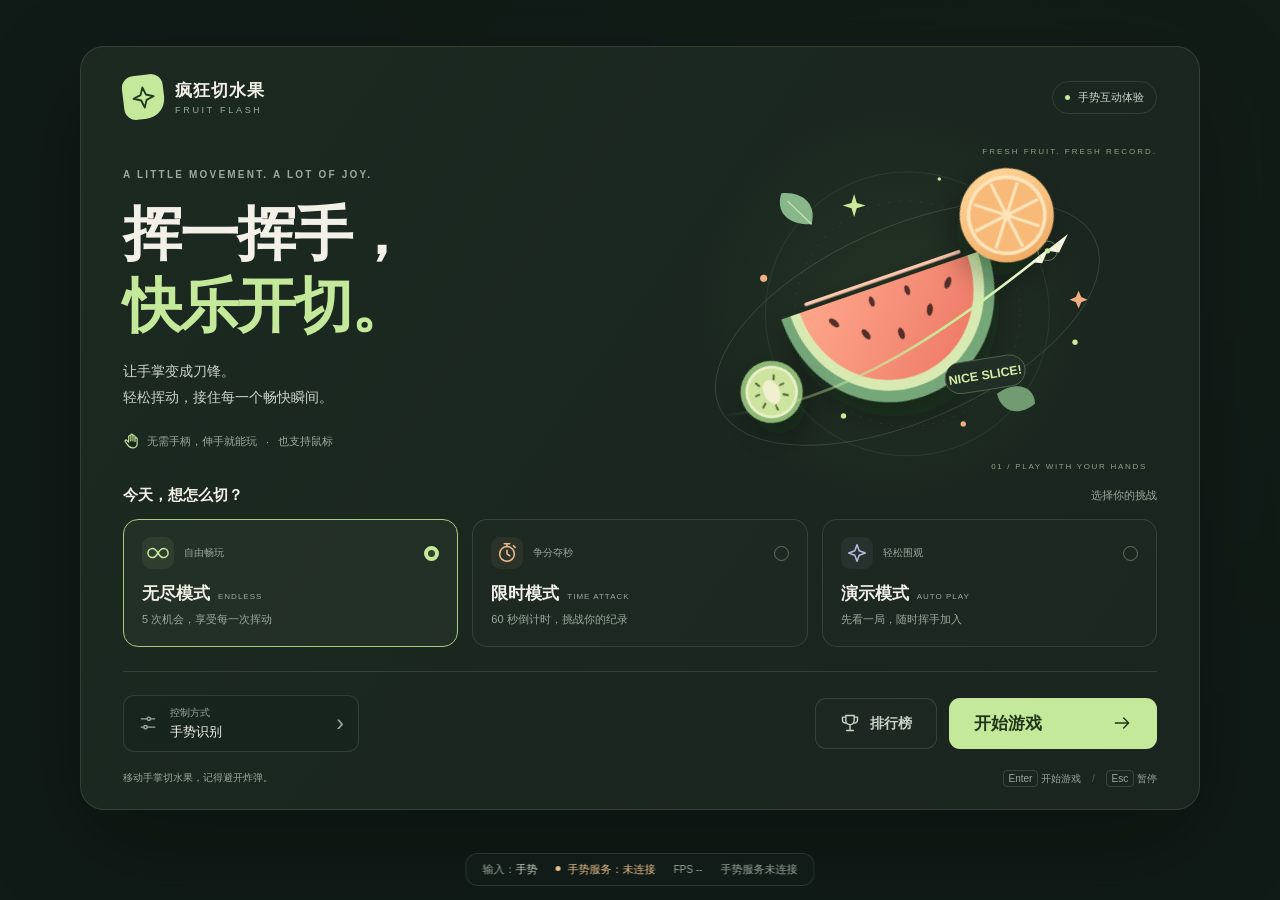
<file: 游戏/切水果/frontend/index.html>
<!DOCTYPE html>
<html lang="zh-CN">
<head>
  <meta charset="UTF-8" />
  <meta name="viewport" content="width=device-width, initial-scale=1.0" />
  <meta name="theme-color" content="#121c18" />
  <title>疯狂切水果 · 手势识别</title>
  <link rel="icon" href="data:image/svg+xml,%3Csvg xmlns='http://www.w3.org/2000/svg' viewBox='0 0 64 64'%3E%3Cdefs%3E%3CradialGradient id='g' cx='35%25' cy='30%25' r='70%25'%3E%3Cstop offset='0%25' stop-color='%23FF6B81'/%3E%3Cstop offset='100%25' stop-color='%23FF2E63'/%3E%3C/radialGradient%3E%3C/defs%3E%3Ccircle cx='32' cy='32' r='24' fill='url(%23g)'/%3E%3Cpath d='M32 8 C30 16 30 20 32 22' stroke='%233DDC84' stroke-width='4' fill='none' stroke-linecap='round'/%3E%3Ccircle cx='44' cy='20' r='6' fill='%2308D9D6'/%3E%3C/svg%3E" />
  <link rel="stylesheet" href="css/style.css" />
</head>
<body>
  <svg class="icon-library" xmlns="http://www.w3.org/2000/svg" aria-hidden="true"><defs>
    <symbol id="icon-hand" viewBox="0 0 24 24"><path d="M8 13V5a1.5 1.5 0 0 1 3 0v6-8a1.5 1.5 0 0 1 3 0v8-6a1.5 1.5 0 0 1 3 0v7-4a1.5 1.5 0 0 1 3 0v7c0 4-3 6-7 6-3 0-5-2-7-5l-3-4a1.5 1.5 0 0 1 2-2Z"/></symbol>
    <symbol id="icon-mouse" viewBox="0 0 24 24"><rect x="6" y="2" width="12" height="20" rx="6"/><path d="M12 6v4"/></symbol>
    <symbol id="icon-arrow" viewBox="0 0 24 24"><path d="M4 12h16m-6-6 6 6-6 6"/></symbol>
    <symbol id="icon-clock" viewBox="0 0 24 24"><circle cx="12" cy="13" r="8"/><path d="M12 9v4l3 2M9 2h6m-3 0v3m7-1 2 2"/></symbol>
    <symbol id="icon-spark" viewBox="0 0 24 24"><path d="m12 3 2.4 6.6L21 12l-6.6 2.4L12 21l-2.4-6.6L3 12l6.6-2.4Z"/></symbol>
    <symbol id="icon-cup" viewBox="0 0 24 24"><path d="M7 3h10v6a5 5 0 0 1-10 0Zm0 2H3v3a4 4 0 0 0 4 4m10-7h4v3a4 4 0 0 1-4 4M12 14v6m-4 1h8"/></symbol>
    <symbol id="icon-infinity" viewBox="0 0 24 24"><path d="M12 12s-3-5-6-5a5 5 0 0 0 0 10c3 0 6-5 6-5s3-5 6-5a5 5 0 0 1 0 10c-3 0-6-5-6-5Z"/></symbol>
    <symbol id="icon-close" viewBox="0 0 24 24"><path d="m6 6 12 12M18 6 6 18"/></symbol>
    <symbol id="icon-tune" viewBox="0 0 24 24"><path d="M4 7h7m4 0h5M4 17h3m4 0h9"/><circle cx="13" cy="7" r="2"/><circle cx="9" cy="17" r="2"/></symbol>
  </defs></svg>
  <div id="game-container"></div>

  <!-- 手势/摄像头状态条 -->
  <div id="status-bar" aria-label="连接状态与游戏操作">
    <span id="status-input">输入：<b id="status-input-name">鼠标</b></span>
    <span id="status-model" class="status-model-ok">手势服务：连接中</span>
    <span id="status-fps">FPS --</span>
    <span id="status-hand" role="status">等待手掌</span>
    <button id="btn-live-config" class="hidden">设置 / 暂停</button>
    <button id="btn-live-menu" class="hidden">返回菜单</button>
  </div>

  <div id="hand-cursor" class="hand-cursor hidden" aria-hidden="true"><i></i><svg class="icon"><use href="#icon-hand"/></svg><span>刀锋位置</span></div>
  <aside id="hand-tracking-notice" class="tracking-notice hidden" aria-labelledby="tracking-notice-title"><svg class="icon"><use href="#icon-hand"/></svg><h2 id="tracking-notice-title">等待识别手掌</h2><p id="tracking-notice-detail">把整只手放入摄像头画面，出现跟手光圈后即可开切。</p><div><button id="btn-check-tracking" class="btn btn-primary">查看摄像头与识别</button><button id="btn-use-mouse" class="btn btn-ghost">使用鼠标</button></div></aside>

  <svg id="hand-guide-connection" class="hand-guide-connection hidden" aria-hidden="true">
    <defs><clipPath id="hand-guide-line-clip"><path id="hand-guide-line-window" clip-rule="evenodd" /></clipPath></defs>
    <line clip-path="url(#hand-guide-line-clip)" />
  </svg>
  <aside id="hand-guide" class="hand-guide hidden" aria-labelledby="hand-guide-title">
    <header><h2 id="hand-guide-title">你的手 → 刀锋</h2><button id="btn-hand-guide-toggle" aria-expanded="true" aria-controls="hand-guide-body">收起</button></header>
    <div id="hand-guide-body">
      <div id="hand-guide-frame" class="hand-guide-frame">
        <p id="hand-guide-placeholder">正在连接画面…</p>
        <img id="hand-guide-preview" alt="与刀锋方向一致的实时手部预览" />
        <div id="hand-guide-area" aria-hidden="true"></div>
        <div id="hand-guide-marker" class="hand-guide-marker hidden" aria-hidden="true"><span>手</span></div>
        <span class="hand-guide-caption">框内对应整个游戏画面</span>
      </div>
      <p id="hand-guide-direction" class="hand-guide-direction">镜像 · 手与刀左右同向</p>
      <p id="hand-guide-hint">左右、上下移动手掌整体，让刀锋划过水果。</p>
      <p id="hand-guide-cut">不用握拳或捏合，移动即可切水果。</p>
      <label class="hand-guide-line-label"><input id="hand-guide-line-toggle" type="checkbox" checked />手 → 刀锋连线</label>
    </div>
  </aside>

  <!-- ===================== 主菜单 ===================== -->
  <div id="menu-overlay" class="overlay">
    <main class="menu-panel home-panel">
      <header class="home-header">
        <div class="brand"><span class="brand-mark"><svg class="icon"><use href="#icon-spark"/></svg></span><span>疯狂切水果<small>FRUIT FLASH</small></span></div>
        <span class="menu-badge"><i></i> 手势互动体验</span>
      </header>
      <section class="hero">
        <div class="hero-copy">
          <p class="eyebrow">A LITTLE MOVEMENT. A LOT OF JOY.</p>
          <h1 class="game-title">挥一挥手，<br/><em>快乐开切。</em></h1>
          <p class="hero-description">让手掌变成刀锋。<br/>轻松挥动，接住每一个畅快瞬间。</p>
          <div class="hero-note"><svg class="icon"><use href="#icon-hand"/></svg> 无需手柄，伸手就能玩 <span>·</span> 也支持鼠标</div>
        </div>
        <div class="hero-art" aria-hidden="true"><span class="art-caption">FRESH FRUIT. FRESH RECORD.</span><img src="assets/fruit-orbit.svg" alt="" width="540" height="400"/><span class="art-coordinate">01 / PLAY WITH YOUR HANDS</span></div>
      </section>
      <div class="section-heading"><h2>今天，想怎么切？</h2><span>选择你的挑战</span></div>
      <div class="mode-cards" role="group" aria-label="游戏模式">
        <button class="mode-card active" data-mode="endless" aria-pressed="true">
          <span class="mode-card-top"><span class="mode-icon"><svg class="icon"><use href="#icon-infinity"/></svg></span><span class="mode-tag">自由畅玩</span><span class="selection-dot"></span></span>
          <span class="mode-name">无尽模式 <small>ENDLESS</small></span>
          <span class="mode-desc">5 次机会，享受每一次挥动</span>
        </button>
        <button class="mode-card" data-mode="timed" aria-pressed="false">
          <span class="mode-card-top"><span class="mode-icon"><svg class="icon"><use href="#icon-clock"/></svg></span><span class="mode-tag">争分夺秒</span><span class="selection-dot"></span></span>
          <span class="mode-name">限时模式 <small>TIME ATTACK</small></span>
          <span class="mode-desc">60 秒倒计时，挑战你的纪录</span>
        </button>
        <button class="mode-card" data-mode="demo" aria-pressed="false">
          <span class="mode-card-top"><span class="mode-icon"><svg class="icon"><use href="#icon-spark"/></svg></span><span class="mode-tag">轻松围观</span><span class="selection-dot"></span></span>
          <span class="mode-name">演示模式 <small>AUTO PLAY</small></span>
          <span class="mode-desc">先看一局，随时挥手加入</span>
        </button>
      </div>
      <div class="play-bar">
        <button id="btn-input-config" class="input-config-btn">
          <svg class="icon"><use href="#icon-tune"/></svg><span class="input-config-copy"><span class="input-config-label">控制方式</span><b id="input-config-value">手势识别</b></span><span class="input-config-chev">›</span>
        </button>
        <div class="play-actions"><button id="btn-rank" class="btn btn-ghost"><svg class="icon"><use href="#icon-cup"/></svg>排行榜</button><button id="btn-start" class="btn btn-primary">开始游戏<svg class="icon"><use href="#icon-arrow"/></svg></button></div>
      </div>
      <footer class="home-footer"><span>移动手掌切水果，记得避开炸弹。</span><span><kbd>Enter</kbd> 开始游戏 <i> / </i> <kbd>Esc</kbd> 暂停</span></footer>
    </main>
  </div>

  <!-- ===================== 识别模式小窗 ===================== -->
  <div id="input-config-overlay" class="overlay hidden">
    <section class="menu-panel input-config-panel" role="dialog" aria-modal="true" aria-labelledby="settings-title">
      <header class="modal-heading"><div><p class="eyebrow">MAKE IT YOURS</p><h2 class="result-title" id="settings-title">找到你的最佳手感</h2><p class="game-subtitle">选择控制方式，让刀锋更懂你的动作。</p></div><button id="btn-input-close" class="icon-button" aria-label="关闭识别设置"><svg class="icon"><use href="#icon-close"/></svg></button></header>

      <div class="input-big-select">
        <button class="input-big-opt active" data-input="gesture">
          <div class="input-big-icon"><svg class="icon"><use href="#icon-hand"/></svg></div>
          <div class="input-big-name">手势识别</div>
          <div class="input-big-desc">刀锋跟随手掌，隔空挥动切水果</div>
        </button>
        <button class="input-big-opt" data-input="mouse">
          <div class="input-big-icon"><svg class="icon"><use href="#icon-mouse"/></svg></div>
          <div class="input-big-name">鼠标操作</div>
          <div class="input-big-desc">鼠标控制刀锋，无需摄像头</div>
        </button>
      </div>

      <div id="menu-tip" class="menu-tip hidden">tip</div>

      <div id="gesture-settings">
        <div class="gesture-tuning-row">
        <div class="gesture-monitor">
        <div class="section-heading"><h3>手部预览</h3><span class="live-label">LIVE VIEW</span></div>
        <div class="gesture-preview-wrap">
          <div class="preview-placeholder" aria-hidden="true"><svg class="icon"><use href="#icon-hand"/></svg><span>把手放进画面</span><small>刀锋会跟随你的掌心</small></div>
          <img id="gesture-preview" alt="摄像头实时手部骨架预览" />
          <div id="gesture-workarea"></div>
          <span class="preview-caption">框内对应游戏全屏 · 绿圈出刀 / 黄圈待机</span>
        </div>
        <p id="gesture-diagnostic" role="status">正在连接手势服务…</p>
        <div class="input-mirror hidden" id="input-mirror-row"><label class="mirror-toggle"><input type="checkbox" id="input-mirror" checked /><span>镜像画面 · 手与刀锋同向</span></label></div>
        <div class="calibration-block"><h3>让动作刚刚好</h3><p class="settings-help">把舒适的挥手范围映射到整个屏幕。</p><button id="btn-gesture-calibrate" class="btn btn-outline">标定操作范围<svg class="icon"><use href="#icon-arrow"/></svg></button><div class="preset-actions"><button id="btn-gesture-preset-save" class="text-button">保存个人映射</button><button id="btn-gesture-preset-load" class="text-button">载入个人映射</button></div><p id="gesture-calibration-status" class="settings-help" role="status"></p></div>
        </div>
        <div class="settings-fields">
        <section class="control-section"><div class="section-heading"><h3><span>01</span> 出刀与跟随</h3><span>调整跟手体验</span></div>
        <div class="gesture-controls">
          <label>出刀方式<select id="gesture-activation"><option value="always">跟手出刀</option><option value="index">伸食指出刀</option><option value="pinch">捏合出刀</option></select></label>
          <label>追踪位置 · 选择即应用<select id="gesture-point" aria-describedby="gesture-point-status"><option value="-1">手掌中心</option><option value="8">食指指尖</option><option value="12">中指指尖</option><option value="0">手腕</option></select></label>
          <label>识别灵敏度<select id="gesture-detection"><option value="0.35">较高（推荐）</option><option value="0.5">标准</option><option value="0.25">更高</option></select></label>
          <label>平滑算法<select id="gesture-filter"><option value="one_euro">动态平滑</option><option value="ema">经典平滑</option></select></label>
          <label>跟手程度 <output id="gesture-smooth-value"></output><input id="gesture-smooth" type="range" min="0.1" max="1" step="0.05" value="0.5" /></label>
          <label>捏合容差 <output id="gesture-pinch-value"></output><input id="gesture-pinch" type="range" min="0.15" max="0.8" step="0.05" value="0.4" /></label>
        </div><p id="gesture-point-status" class="settings-help" role="status">正在读取追踪位置…</p><p class="settings-help">追踪位置决定刀锋跟随哪里：掌心跟随整只手，食指 / 中指分别跟随对应指尖。预览光圈标出当前控制点；其他识别设置需点击下方应用。</p><p class="settings-help">有画面但识别困难时提高灵敏度；出现误识别时调回标准。应用灵敏度后会短暂重载模型。</p></section>
        <section class="control-section"><div class="section-heading"><h3><span>02</span> 操作范围</h3><button id="btn-gesture-center" class="text-button">恢复全画面</button></div><div class="gesture-controls">
          <label>水平灵敏度 <output id="gesture-sensitivity-value"></output><input id="gesture-sensitivity" type="range" min="1" max="5" step="0.05" value="1" /></label>
          <label>垂直灵敏度 <output id="gesture-sensitivityY-value"></output><input id="gesture-sensitivityY" type="range" min="1" max="5" step="0.05" value="1" /></label>
          <label>左右中心偏移 <output id="gesture-offsetX-value"></output><input id="gesture-offsetX" type="range" min="-0.4" max="0.4" step="0.01" value="0" /></label>
          <label>上下中心偏移 <output id="gesture-offsetY-value"></output><input id="gesture-offsetY" type="range" min="-0.4" max="0.4" step="0.01" value="0" /></label>
        </div>
        </section>
        <details class="device-settings"><summary>摄像头与性能设置<span>进阶调节</span></summary><div class="gesture-controls"><label>摄像头编号<input id="gesture-camera" type="number" min="0" max="20" step="1" value="0" /></label><label>目标帧率<select id="gesture-fps"><option value="15">15 FPS</option><option value="20">20 FPS</option><option value="30">30 FPS</option><option value="60">60 FPS</option></select></label></div><p id="gesture-metrics" class="settings-help">等待数据…</p><p class="settings-help">最近 180 次采样的 P50 / P95，不包含摄像头曝光和显示器延迟。</p></details>
        <div class="menu-actions settings-actions"><button id="btn-gesture-apply" class="btn btn-primary">应用识别设置</button><button id="btn-gesture-retry" class="btn btn-ghost">重连摄像头 / 模型</button></div><p id="gesture-save-status" role="status"></p>
        </div>
        </div>
      </div>
      <footer class="modal-footer"><span>找到适合你的设置，就可以开切了。</span><div class="menu-actions">
        <button id="btn-input-done" class="btn btn-primary">完成</button>
      </div></footer>
    </section>
  </div>

  <!-- ===================== 结算 ===================== -->
  <div id="result-overlay" class="overlay hidden">
    <section class="menu-panel result-panel" role="dialog" aria-modal="true" aria-labelledby="result-title">
      <div class="result-emblem"><svg class="icon"><use href="#icon-spark"/></svg></div><p class="eyebrow">THAT WAS A FRESH ROUND.</p>
      <h2 class="result-title" id="result-title">每一刀，都很精彩。</h2>
      <div class="score-box">
        <div class="score-label">本局得分 · YOUR SCORE</div>
        <div id="result-score" class="score-value">0</div>
      </div>
      <div class="result-stats">
        <div><span>连击最高</span><b id="result-combo">0</b></div>
        <div><span>切开水果</span><b id="result-sliced">0</b></div>
        <div><span>切到炸弹</span><b id="result-miss">0</b></div>
      </div>
      <div class="nickname-row">
        <input id="nickname-input" type="text" maxlength="8" placeholder="留下你的名字" aria-label="排行榜昵称" />
        <button id="btn-save-rank" class="btn btn-primary">保存成绩</button>
      </div>
      <div id="rank-list" class="rank-list"></div>
      <div class="menu-actions">
        <button id="btn-retry" class="btn btn-primary">再来一局</button>
        <button id="btn-menu" class="btn btn-ghost">返回菜单</button>
      </div>
    </section>
  </div>

  <!-- ===================== 排行榜 ===================== -->
  <div id="leaderboard-overlay" class="overlay hidden">
    <section class="menu-panel leaderboard-panel" role="dialog" aria-modal="true" aria-labelledby="leaderboard-title">
      <div class="result-emblem"><svg class="icon"><use href="#icon-cup"/></svg></div><p class="eyebrow">THE FRESH RECORDS</p><h2 class="result-title" id="leaderboard-title">高手，都在这里。</h2><p class="game-subtitle">本机排行榜 · 记录每一次超越</p>
      <div id="rank-tabs" class="rank-tabs">
        <button class="rank-tab active" data-rmode="all">全部</button>
        <button class="rank-tab" data-rmode="endless">无尽</button>
        <button class="rank-tab" data-rmode="timed">限时</button>
        <button class="rank-tab" data-rmode="demo">演示</button>
      </div>
      <div id="leaderboard-list" class="rank-list"></div>
      <div class="menu-actions">
        <button id="btn-rank-back" class="btn btn-ghost">返回</button>
      </div>
    </section>
  </div>

  <!-- ===================== 引导提示 ===================== -->
  <div id="guide-tip" class="guide-tip hidden">
    <div class="guide-text"><svg class="icon"><use href="#icon-hand"/></svg>移动手掌，刀锋跟着你<small>把整只手放入摄像头画面</small></div>
  </div>

  <!-- 本地 Phaser（UMD，离线可用，无 CDN 依赖） -->
  <script src="vendor/phaser.min.js"></script>
  <script type="module" src="js/main.js"></script>
</body>
</html>
</file>
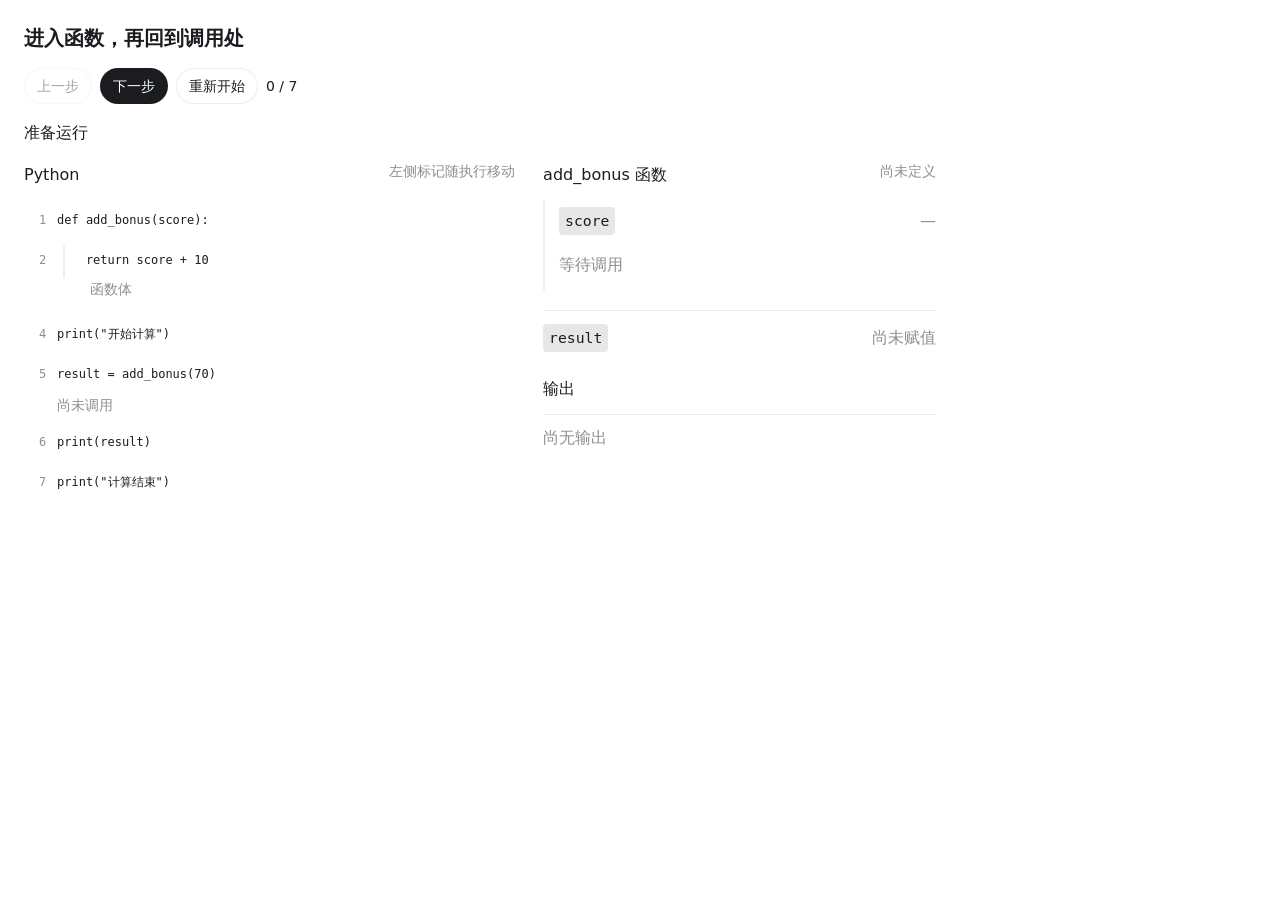
<file: 上学期/demos/week03/function-call.html>
<!doctype html>
<html lang="zh-CN">
<head>
<meta charset="utf-8">
<meta name="viewport" content="width=device-width,initial-scale=1">
<title>函数调用：进入函数，再回到调用处</title>
<style>:root {
  color-scheme: light dark;
  background-color: var(
    --background,
    var(--color-background-primary, light-dark(rgb(255 255 255), rgb(24 24 24)))
  ) !important;

  /* Agent-facing contract; keep in sync with SKILL.md. */
  --background: var(
    --color-background-primary,
    light-dark(rgb(255 255 255), rgb(24 24 24))
  );
  --foreground: var(
    --color-text-primary,
    light-dark(rgb(26 28 31), rgb(255 255 255))
  );
  --card: color-mix(in oklab, var(--foreground) 5%, var(--background));
  --card-foreground: var(
    --color-text-primary,
    light-dark(rgb(26 28 31), rgb(255 255 255))
  );
  --popover: var(
    --color-background-secondary,
    light-dark(rgb(255 255 255), rgb(45 45 45))
  );
  --popover-foreground: var(
    --color-text-primary,
    light-dark(rgb(26 28 31), rgb(255 255 255))
  );
  --primary: var(
    --color-text-info,
    light-dark(rgb(51 156 255), rgb(131 195 255))
  );
  --primary-foreground: var(
    --color-text-inverse,
    light-dark(rgb(255 255 255), rgb(13 13 13))
  );
  --secondary: var(
    --color-background-secondary,
    light-dark(rgb(255 255 255 / 96%), rgb(54 54 54 / 96%))
  );
  --secondary-foreground: var(
    --color-text-primary,
    light-dark(rgb(26 28 31), rgb(255 255 255))
  );
  --muted: color-mix(in srgb, var(--foreground) 10%, transparent);
  --muted-foreground: var(
    --color-text-secondary,
    light-dark(rgb(26 28 31 / 49.4%), rgb(255 255 255 / 49.8%))
  );
  --accent: var(
    --color-background-info,
    light-dark(rgb(229 242 255), rgb(13 39 63))
  );
  --accent-foreground: var(
    --color-text-info,
    light-dark(rgb(51 156 255), rgb(131 195 255))
  );
  --destructive: var(
    --color-text-warning,
    light-dark(rgb(226 85 7), rgb(255 133 73))
  );
  --border: var(
    --color-border-secondary,
    light-dark(rgb(26 28 31 / 8%), rgb(255 255 255 / 8.2%))
  );
  --input: var(
    --color-border-primary,
    light-dark(
      rgb(26 28 31 / 11.8%),
      color-mix(in oklab, rgb(0 0 0) 10%, transparent)
    )
  );
  --ring: var(
    --color-ring-primary,
    light-dark(rgb(51 156 255), rgb(131 195 255 / 76%))
  );
  --font-size-base: var(--font-text-md-size, 16px);
  --blue: light-dark(rgb(51 156 255), rgb(51 156 255));
  --orange: light-dark(rgb(226 85 7), rgb(251 106 34));
  --green: light-dark(rgb(0 162 64), rgb(64 201 119));
  --red: light-dark(rgb(224 46 42), rgb(255 103 100));
  --purple: light-dark(rgb(146 79 247), rgb(173 123 249));
  --yellow: light-dark(rgb(255 195 0), rgb(255 210 64));
  --viz-series-1: var(--primary);
  --viz-series-2: light-dark(rgb(243 136 59), rgb(245 154 86));
  --viz-series-3: light-dark(rgb(93 201 119), rgb(116 213 139));
  --viz-series-4: light-dark(rgb(235 119 177), rgb(240 143 192));
  --viz-series-5: light-dark(rgb(155 121 236), rgb(170 145 239));
  --viz-series-6: light-dark(rgb(58 185 177), rgb(90 203 194));

  /* Internal implementation variables; not part of the agent contract. */
  --font-sans:
    -apple-system-body, ui-sans-serif, -apple-system, system-ui, "Segoe UI",
    Helvetica, "Apple Color Emoji", Arial, sans-serif, "Segoe UI Emoji",
    "Segoe UI Symbol";
  --font-mono:
    ui-monospace, SFMono-Regular, "SF Mono", Menlo, Consolas, "Liberation Mono",
    monospace;
  --font-size-normal: max(11px, var(--font-size-base));
  --font-size-tooltip: calc(var(--font-size-base) - 1px);
  --font-size-small: max(11px, calc(var(--font-size-base) - 2px));
  --font-size-h1: calc(var(--font-size-normal) * 1.7142857143);
  --font-size-h2: calc(var(--font-size-normal) * 1.4285714286);
  --font-size-h3: calc(var(--font-size-normal) * 1.2857142857);
  --font-weight-normal: 400;
  --font-weight-medium: 500;
  --icon-size: 16px;
  --line-height-normal: calc(var(--font-size-normal) * 1.5);
  --line-height-tooltip: calc(var(--font-size-tooltip) * 1.4285714286);
  --line-height-small: calc(var(--font-size-small) + 4px);
  --corner-shape: round;
  --radius: var(--border-radius-lg, 8px);
  --radius-sm: calc(var(--radius) * 0.5);
  --radius-md: calc(var(--radius) * 0.75);
  --radius-lg: var(--radius);
  --radius-2xl: calc(var(--radius) * 2);
  --radius-full: 9999px;
  --shadow-sm: 0 1px 2px -1px rgb(0 0 0 / 8%);
  --checkmark-image: url("data:image/svg+xml,%3Csvg xmlns='http://www.w3.org/2000/svg' viewBox='0 0 17 17'%3E%3Cpath d='M12.8961 3.64101C13.1297 3.41418 13.4984 3.37523 13.7779 3.56581C14.0571 3.75635 14.1554 4.11331 14.0299 4.41347L13.9615 4.53847L7.71151 13.7045C7.59411 13.8767 7.4063 13.9877 7.19881 14.0072C6.99136 14.0267 6.78564 13.9533 6.63826 13.806L2.88826 10.056L2.79842 9.9457C2.6192 9.67407 2.64927 9.30496 2.88826 9.06581C3.12738 8.82669 3.49647 8.79676 3.76815 8.97597L3.8785 9.06581L7.03084 12.2182L12.8053 3.74941L12.8961 3.64101Z'/%3E%3C/svg%3E");

  /* Legacy aliases; not part of the current agent contract. */
  --viz-bg: transparent;
  --viz-panel: var(--card);
  --viz-border: var(--border);
  --viz-text: var(--foreground);
  --viz-muted: var(--muted-foreground);
  --viz-accent: var(--primary);
  --viz-accent-text: var(--primary-foreground);
  --viz-accent-bg: var(--accent);
  --viz-font-size: var(--font-size-base);
  --viz-warning: var(--destructive);
}

:root[data-theme="light"] {
  color-scheme: light;
}

:root[data-theme="dark"] {
  color-scheme: dark;
}

* {
  box-sizing: border-box;
}

html > body {
  /* Preserve MCP aliases for older inline renderers without creating :root cycles. */
  --color-background-primary: var(
    --background,
    light-dark(rgb(255 255 255), rgb(24 24 24))
  );
  --color-text-primary: var(
    --foreground,
    light-dark(rgb(26 28 31), rgb(255 255 255))
  );
  --color-border-secondary: var(
    --border,
    light-dark(rgb(26 28 31 / 8%), rgb(255 255 255 / 8.2%))
  );

  margin: 0;
  padding: var(--visualize-paint-gutter, 0px);
  color: var(--foreground);
  background: transparent !important;
  font-family: var(--font-sans) !important;
  -webkit-font-smoothing: antialiased;
  font-size: var(--font-size-base);
  line-height: calc(var(--font-size-base) * 1.625);
  font-weight: var(--font-weight-normal);
}

:root:not([data-app-block-surface], [data-visualize-standalone]) > body {
  padding: 12px;
}

.cursor-interaction {
  cursor: var(--cursor-interaction, pointer);
}

a {
  color: color-mix(in srgb, var(--viz-accent) 80%, var(--viz-text) 20%);
  cursor: var(--cursor-interaction, pointer);
  text-decoration: none;
  text-underline-offset: 2px;
  font-weight: inherit;
}

a:is(:hover, :focus-visible) {
  text-decoration-line: underline;
  text-decoration-style: dashed;
  text-decoration-thickness: 0.5px;
}

h1,
h2,
h3,
h4,
h5,
h6,
p {
  margin-block: 0;
}
p,
h1,
h2,
h3,
h4,
h5,
h6,
li,
.table {
  font-family: var(--font-sans);
}

h1 {
  font-size: calc(var(--font-size-base) * 1.5);
  line-height: 1.3333333333;
}

h2 {
  font-size: calc(var(--font-size-base) * 1.25);
  line-height: 1.4;
}
h3 {
  font-size: calc(var(--font-size-base) * 1.125);
  line-height: 1.5555555556;
}
h4 {
  font-size: var(--font-size-base);
  line-height: 1.5;
}
h5,
h6 {
  font-size: var(--font-size-base);
  line-height: calc(var(--font-size-base) * 1.625);
}

h1,
h2,
h3,
h4,
h5,
h6,
b,
strong,
th {
  font-weight: 600;
}

code:not(pre code) {
  display: inline;
  padding: 1px 6px;
  border-radius: var(--radius-sm);
  corner-shape: var(--corner-shape);
  background: var(--muted);
  font-family: var(--font-mono);
  font-size: 0.92em;
  overflow-wrap: anywhere;
  -webkit-box-decoration-break: clone;
  box-decoration-break: clone;
  word-break: break-word;
}
pre,
pre code {
  font-family: var(--font-mono);
  font-size: 12px;
  line-height: 20px;
}

.table-responsive {
  width: 100%;
  overflow-x: auto;
  scrollbar-width: thin;
}

.table {
  width: 100%;
  color: var(--foreground);
  font: inherit;
  text-align: start;
  border-collapse: separate;
  border-spacing: 0;
  font-size: calc(var(--font-size-base) * 0.875);
  line-height: calc(var(--font-size-base) * 1.625);
  font-family: var(--font-sans);
}

.table :is(th, td) {
  padding-block: 10px;
  padding-inline: 0 24px;
  overflow-wrap: anywhere;
  border-bottom: 1px solid var(--border);
  text-align: start;
  vertical-align: top;
  border-bottom-color: color-mix(in srgb, var(--foreground) 5%, transparent);
}
.table :is(th, td):not(:last-child) {
  padding-inline-end: calc(var(--font-size-base) * 1.5);
}

.table-responsive > .table :is(th, td) {
  overflow-wrap: break-word;
}

.table :is(th, td):last-child {
  padding-inline-end: 0;
}

.table :is(caption, thead th) {
  font-weight: 600;
}

.table thead :is(th, td) {
  border-bottom-color: var(--border-strong, var(--input));
  padding-block: calc(var(--font-size-base) / 2);
  line-height: var(--font-size-base);
}

.table tbody tr:last-child :is(th, td) {
  border-bottom: 0;
}
.table tbody :is(th, td) {
  padding-block: calc(var(--font-size-base) * 0.625);
}

.table.table-sm :is(th, td) {
  padding-block: 8px;
}

.table.table-sm :is(th, td):not(:last-child) {
  padding-inline-end: 16px;
}

.table :is(.text-end, [align="right"]) {
  text-align: end;
  font-variant-numeric: tabular-nums;
}

.table :is(.text-center, [align="center"]) {
  text-align: center;
}

.table .text-nowrap {
  white-space: nowrap;
}

#widget {
  display: flex;
  flex-direction: column;
  gap: 12px;
  width: 100%;
  padding: 0;
  background: transparent !important;
}

.card {
  min-width: 0;
  padding: 12px;
  overflow: hidden;
  overflow-wrap: break-word;
  border-radius: var(--radius-2xl);
  corner-shape: var(--corner-shape);
  color: var(--card-foreground);
  background: var(--card);
}

.widget {
  min-width: 0;
  overflow: hidden;
  border: 0;
  border-radius: var(--radius-lg);
  corner-shape: var(--corner-shape);
  box-shadow: 0 0 0 0.5px var(--border-strong, var(--border));
  color: var(--foreground);
  background: var(--background);
}

#widget > :not(.card, .widget, .progress) {
  width: 100% !important;
  max-width: none !important;
  margin: 0 !important;
  padding: 0 !important;
  border: 0 !important;
  border-radius: 0 !important;
  background: transparent !important;
  box-shadow: none !important;
}

.tooltip {
  position: fixed;
  z-index: 50;
  top: 0;
  left: 0;
  width: max-content;
  max-width: min(
    20rem,
    var(--tooltip-available-width, calc(100vw - 10px)),
    calc(100vw - 10px)
  );
  max-height: min(
    var(--tooltip-available-height, calc(100vh - 10px)),
    calc(100vh - 10px)
  );
  border: 1px solid var(--border);
  corner-shape: var(--corner-shape);
  overflow-wrap: break-word;
  white-space: normal;
  pointer-events: none;
  user-select: none;
  font-family: var(--font-sans);
  padding: 5px 12px;
  border-color: color-mix(
    in oklab,
    light-dark(var(--primary-foreground), var(--foreground)) 5%,
    transparent
  );
  border-radius: var(--radius-2xl);
  color: light-dark(var(--primary-foreground), var(--foreground));
  background: light-dark(var(--foreground), var(--popover));
  box-shadow: 0 8px 18px rgb(15 23 42 / 20%);
  letter-spacing: -0.15px;
  font-size: calc(var(--font-size-base) * 14 / 16);
  font-size: round(nearest, calc(var(--font-size-base) * 14 / 16), 1px);
  font-weight: 600;
  line-height: 18px;
  text-align: center;
}

/* The shared runtime owns data-tooltip; suppress AppBlock's pseudo-tooltip. */
main [data-tooltip]::after {
  content: none;
}

.viz-grid {
  display: grid;
  grid-template-columns: repeat(auto-fit, minmax(max(180px, 24%), 1fr));
  gap: 10px;
}

.viz-stat {
  display: flex;
  flex-direction: column;
  gap: 2px;
}

.viz-stat-value {
  font-size: var(--font-size-h2);
  font-weight: var(--font-weight-medium);
  line-height: 1.25;
}

.viz-row {
  display: flex;
  flex-wrap: wrap;
  align-items: center;
  gap: 10px;
}

hr {
  width: 100%;
  height: 1px;
  margin-block: 6px;
  border: 0;
  background: var(--border);
}

.nav {
  display: flex;
  min-width: 0;
  align-items: center;
  gap: 4px;
}

.progress {
  display: flex;
  height: 8px;
  margin-block: calc((var(--line-height-normal, 1.5em) - 8px) / 2);
  overflow: hidden;
  border: 0;
  border-radius: var(--radius-full);
  background: var(--muted);
}

.progress-bar:only-child {
  border-radius: var(--radius-full);
}

.progress-bar {
  height: 100%;
  flex-shrink: 0;
  border: 0;
  background: var(--viz-series-1);
}

.viz-badge {
  display: inline-flex;
  align-items: center;
  padding: 4px 8px;
  border-radius: var(--radius-sm);
  color: color-mix(in srgb, var(--foreground) 40%, var(--muted-foreground));
  background: color-mix(in srgb, var(--foreground) 5%, transparent);
  font-family: var(--font-sans);
  font-size: calc(var(--font-size-base) * 14 / 16);
  font-size: round(nearest, calc(var(--font-size-base) * 14 / 16), 1px);
  font-weight: var(--font-weight-normal);
  line-height: 1;
}

small,
.text-small {
  font-size: var(--font-size-small);
  line-height: var(--line-height-small);
}

.text-muted {
  color: var(--muted-foreground);
}

.tabular-nums {
  font-variant-numeric: tabular-nums;
}

.sr-only {
  position: absolute;
  width: 1px;
  height: 1px;
  padding: 0;
  overflow: hidden;
  clip: rect(0, 0, 0, 0);
  white-space: nowrap;
  border: 0;
}

.viz-controls {
  display: flex;
  flex-wrap: wrap;
  align-items: center;
  gap: 8px;
}

.viz-controls > .form-label {
  display: grid;
  min-width: min(100%, 260px);
  flex: 1 1 280px;
  grid-template-columns: minmax(0, 1fr) auto;
  align-items: baseline;
  gap: 2px 12px;
  margin-bottom: 0;
}

.viz-controls > .form-label > :is(.form-control, .form-range, .form-select) {
  grid-column: 1 / -1;
}

.btn,
.nav-link,
.form-check-input,
.form-control,
.form-range,
.form-select {
  font: inherit;
}

/* Match inline alignment without overriding a containing flex or grid layout. */
.btn,
.nav-link,
.form-control,
.form-select,
.form-range,
.form-check {
  vertical-align: middle;
}

.btn,
.nav-link {
  appearance: button;
  display: inline-flex;
  inline-size: fit-content;
  max-inline-size: 100%;
  align-items: center;
  justify-content: center;
  gap: 4px;
  margin: 0;
  padding: 0 8px;
  -webkit-app-region: no-drag;
  border: 1px solid var(--input);
  corner-shape: var(--corner-shape);
  cursor: var(--cursor-interaction, pointer);
  text-align: center;
  text-decoration: none;
  white-space: nowrap;
  user-select: none;
  -webkit-font-smoothing: inherit;
  font-family: var(--font-sans);
  height: fit-content;
  min-height: calc(12px + 2 * var(--control-spacing, 12px));
  padding-inline: var(--control-spacing, 12px);
  border-color: transparent;
  border-radius: var(--radius-full);
  color: var(--foreground);
  background: color-mix(in srgb, var(--foreground) 5%, transparent);
  font-size: calc(var(--font-size-base) * 14 / 16);
  font-size: round(nearest, calc(var(--font-size-base) * 14 / 16), 1px);
  font-weight: var(--font-weight-normal);
  line-height: 18px;
}

.btn {
  border-color: var(--border);
  color: var(--secondary-foreground);
  background: var(--secondary);
}

.btn:is(.btn-block, .viz-tile) {
  inline-size: 100%;
}

.btn.viz-tile {
  min-width: 0;
  overflow-wrap: anywhere;
  white-space: normal;
}

a.btn {
  cursor: var(--cursor-interaction, pointer);
  text-decoration: none;
}

.btn:not(:disabled):hover {
  background: light-dark(
    color-mix(in srgb, var(--foreground) 5.5%, transparent),
    color-mix(in srgb, var(--foreground) 8%, transparent)
  );
}

.nav-link:not(:disabled):not([aria-disabled="true"]):hover {
  background: color-mix(in srgb, var(--foreground) 10%, transparent);
}

.btn-primary {
  border-color: var(--border);
  color: var(--primary-foreground);
  background: var(--foreground);
  background-clip: border-box;
}

.btn-primary .text-muted {
  color: color-mix(in srgb, var(--primary-foreground) 50%, transparent);
}

.btn-primary:not(:disabled):hover {
  background: color-mix(in srgb, var(--foreground) 80%, transparent);
  background-clip: border-box;
}

.btn-ghost {
  border-color: transparent;
  color: var(--muted-foreground);
  background: transparent;
}

.btn-ghost:not(:disabled):hover {
  color: var(--muted-foreground);
  background: light-dark(
    color-mix(in srgb, var(--foreground) 5.5%, transparent),
    color-mix(in srgb, var(--foreground) 8%, transparent)
  );
}

.nav-pills .nav-link {
  min-width: 0;
  border-color: transparent;
  color: var(--muted-foreground);
  background: transparent;
}

.nav-justified .nav-link {
  flex: 1 1 0;
  overflow-wrap: anywhere;
  white-space: normal;
}

.nav-pills .nav-link.active {
  color: var(--foreground);
  background: var(--muted);
}

/* Shared preview chrome; product styles stay inside each variant. */
.viz-dotted-background {
  background-image: radial-gradient(
    circle,
    color-mix(in srgb, var(--foreground) 14%, transparent) 0.8px,
    transparent 0.8px
  );
  background-position: center;
  background-size: 16px 16px;
}

.viz-carousel {
  position: relative;
  min-width: 0;
}

.viz-carousel:has(> .viz-carousel-controls) {
  min-height: calc(60px + var(--viz-carousel-picker-height, 0px));
  padding-bottom: 60px;
}

.viz-carousel > [data-variant][hidden] {
  display: none !important;
}

.viz-carousel > [data-variant] {
  isolation: isolate;
}

.viz-carousel-controls {
  --viz-carousel-hover: light-dark(
    color-mix(in srgb, var(--foreground) 5.4%, transparent),
    color-mix(in srgb, var(--foreground) 7.8%, transparent)
  );
  position: absolute;
  z-index: 2;
  bottom: 8px;
  left: 50%;
  display: flex;
  width: max-content;
  /* Leave room for the host's design-controls launcher at the trailing edge. */
  max-width: calc(100% - 96px);
  align-items: center;
  gap: 0;
  padding: 0;
  border: 1px solid var(--border);
  border-radius: 16px;
  color: var(--foreground);
  background: var(--background);
  font-family: var(--font-sans);
  /* Match the settings dropdown chrome independently of the content font size. */
  font-size: 13px;
  font-weight: var(--font-weight-normal);
  line-height: 18px;
  transform: translateX(-50%);
  user-select: none;
}

/* Keep authored mockup button styles out of the shared carousel chrome. */
.viz-carousel-controls button,
.viz-carousel-picker > summary {
  display: flex !important;
  height: auto !important;
  min-height: 30px;
  align-items: center !important;
  justify-content: center !important;
  gap: 4px;
  padding: 0 6px !important;
  -webkit-app-region: no-drag;
  border: 0 !important;
  border-radius: 14px !important;
  color: inherit !important;
  background: transparent !important;
  font: inherit !important;
  -webkit-tap-highlight-color: transparent;
}

.viz-carousel-controls > button,
.viz-carousel-picker > summary {
  position: relative;
  isolation: isolate;
}

.viz-carousel-controls > button {
  --icon-size: 16px;
  width: 30px !important;
  padding: 0 !important;
}

.viz-carousel-picker > summary {
  padding-inline: 12px !important;
}

.viz-carousel-controls .viz-carousel-caret {
  width: 14px;
  height: 14px;
  flex: none;
  margin: 0;
  color: inherit;
  transform: rotate(180deg);
}

.viz-carousel-controls > button > svg,
.viz-carousel-controls .viz-carousel-caret,
.viz-carousel-count {
  opacity: 0.5;
}

.viz-carousel-controls > button::before,
.viz-carousel-picker > summary::before {
  position: absolute;
  z-index: -1;
  inset: 3px;
  border-radius: 12px;
  content: "";
  pointer-events: none;
}

.viz-carousel-controls > button:hover::before,
.viz-carousel-picker > summary:hover::before {
  background: var(--viz-carousel-hover);
}

.viz-carousel-controls > button,
.viz-carousel-controls [data-lucide],
.viz-carousel-controls .lucide {
  flex-shrink: 0;
}

.viz-carousel-picker {
  min-width: 0;
}

.viz-carousel-picker > summary {
  min-width: 0;
  list-style: none;
}

.viz-carousel-picker > summary::-webkit-details-marker {
  display: none;
}

.viz-carousel-count {
  flex-shrink: 0;
  white-space: nowrap;
}

.viz-carousel-name {
  min-width: 0;
  overflow: hidden;
  text-overflow: ellipsis;
  white-space: nowrap;
}

.viz-carousel-options {
  position: absolute;
  right: 0;
  bottom: calc(100% + 4px);
  left: 0;
  display: flex;
  max-height: 240px;
  flex-direction: column;
  gap: 2px;
  overflow: auto;
  padding: 4px;
  border: 1px solid var(--border);
  border-radius: var(--radius-lg);
  background: var(--background);
  box-shadow: 0 4px 12px light-dark(rgb(0 0 0 / 6%), rgb(0 0 0 / 25%));
}

.viz-carousel-options > button {
  border-radius: max(0px, calc(var(--radius-lg) - 5px)) !important;
  width: 100% !important;
  min-height: 28px;
  justify-content: flex-start !important;
  padding: 4px 8px !important;
  font-size: var(--font-size-small) !important;
  text-align: start;
  white-space: normal;
  overflow-wrap: anywhere;
}

.viz-carousel-options > [aria-current="true"],
.viz-carousel-options > button:hover {
  background: var(--viz-carousel-hover) !important;
}

.btn:disabled,
.nav-link:disabled,
.nav-link[aria-disabled="true"] {
  cursor: not-allowed;
  opacity: 0.4;
}

[data-lucide] {
  stroke-width: 1.6;
}

.form-label {
  display: block;
  margin-bottom: 6px;
  color: var(--foreground);
}

.form-control {
  display: block;
  width: 100%;
  padding: 0 8px;
  outline: none;
  border: 1px solid var(--input);
  corner-shape: var(--corner-shape);
  color: var(--foreground);
  font-family: var(--font-sans);
  height: calc(12px + 2 * var(--control-spacing, 12px));
  min-height: calc(12px + 2 * var(--control-spacing, 12px));
  padding-inline: calc(4px + var(--control-spacing, 12px) / 2);
  border-color: var(--input);
  border-radius: var(--radius-md);
  background: color-mix(in srgb, var(--popover) 96%, transparent);
  font-size: calc(var(--font-size-base) * 14 / 16);
  font-size: round(nearest, calc(var(--font-size-base) * 14 / 16), 1px);
  font-weight: var(--font-weight-normal);
  line-height: 1.4285714286;
}
.form-control:is(
  [type="file"],
  [type="date"],
  [type="datetime-local"],
  [type="month"],
  [type="week"],
  [type="color"]
) {
  height: calc(12px + 2 * var(--control-spacing, 12px));
  min-height: calc(12px + 2 * var(--control-spacing, 12px));
  line-height: 18px;
}
.form-control:is(
  [type="date"],
  [type="datetime-local"],
  [type="month"],
  [type="week"]
) {
  padding-inline: var(--control-spacing, 12px);
}

.form-control::placeholder {
  color: var(--muted-foreground);
}

.form-control[type="file"] {
  overflow: hidden;
  cursor: var(--cursor-interaction, pointer);
  padding: 0;
}

.form-control[type="file"]::file-selector-button {
  padding: 0 8px;
  border: 0;
  border-right: 1px solid var(--input);
  color: var(--secondary-foreground);
  background: var(--secondary);
  cursor: inherit;
  font: inherit;
  min-height: calc(10px + 2 * var(--control-spacing, 12px));
  padding-inline: var(--control-spacing, 12px);
  margin-inline-end: var(--control-spacing, 12px);
}

.form-control[type="file"]:not(:disabled):hover::file-selector-button {
  background: color-mix(in srgb, var(--foreground) 6%, var(--secondary));
}

.form-control-color[type="color"] {
  width: 40px;
  height: calc(12px + 2 * var(--control-spacing, 12px));
  padding: 3px;
  cursor: var(--cursor-interaction, pointer);
}

.form-control-color[type="color"]::-webkit-color-swatch-wrapper {
  padding: 0;
}

.form-control-color[type="color"]::-webkit-color-swatch {
  border: 0;
  border-radius: calc(var(--radius-lg) - 4px);
  corner-shape: var(--corner-shape);
}

textarea.form-control {
  height: auto;
  resize: vertical;
  min-height: 96px;
  padding: 8px 10px;
}

.form-control:focus-visible {
  border-color: var(--ring);
  box-shadow: none;
}
.form-control:disabled {
  color: var(--muted-foreground);
  background: color-mix(in srgb, var(--foreground) 5%, transparent);
  opacity: 1;
}
.form-control[aria-invalid="true"] {
  border-color: var(--red);
  box-shadow: 0 0 0 2px color-mix(in srgb, var(--red) 20%, transparent);
}

.form-control:disabled,
.form-select:disabled {
  cursor: not-allowed;
}

.form-select {
  appearance: none;
  display: block;
  width: 100%;
  height: fit-content;
  min-height: calc(12px + 2 * var(--control-spacing, 12px));
  margin: 0;
  /* The secondary icon role is 14px at compact density and 16px at web density. */
  --icon-size: calc(10px + var(--control-spacing, 12px) / 2);
  /* Settings dropdowns retain a 12px inset and a 4px text-to-chevron gap. */
  padding: 0 calc(16px + var(--icon-size)) 0 12px;
  outline: none;
  border: 1px solid var(--border);
  border-radius: var(--radius-full);
  corner-shape: var(--corner-shape);
  color: var(--foreground);
  background-color: var(--secondary);
  background-image:
    linear-gradient(
      45deg,
      transparent calc(50% - 0.6px),
      var(--muted-foreground) calc(50% - 0.6px) calc(50% + 0.6px),
      transparent calc(50% + 0.6px)
    ),
    linear-gradient(
      135deg,
      transparent calc(50% - 0.6px),
      var(--muted-foreground) calc(50% - 0.6px) calc(50% + 0.6px),
      transparent calc(50% + 0.6px)
    );
  background-position:
    calc(100% - 12px - var(--icon-size) / 2) 50%,
    calc(100% - 12px - var(--icon-size) * 0.18) 50%;
  background-repeat: no-repeat;
  background-size: calc(var(--icon-size) * 0.32) calc(var(--icon-size) * 0.32);
  cursor: var(--cursor-interaction, default);
  font-size: calc(var(--font-size-base) * 14 / 16);
  font-size: round(nearest, calc(var(--font-size-base) * 14 / 16), 1px);
  font-weight: var(--font-weight-normal);
  line-height: 18px;
}

.form-select :is(option, optgroup) {
  color: var(--popover-foreground);
  background-color: var(--popover);
}

.form-select :is(option, optgroup):disabled {
  color: var(--muted-foreground);
}

.form-select:not(:disabled):hover {
  background-color: light-dark(
    color-mix(in srgb, var(--foreground) 5.5%, transparent),
    color-mix(in srgb, var(--foreground) 8%, transparent)
  );
}

.form-select:focus-visible {
  box-shadow: 0 0 0 2px var(--ring);
}
.form-select:disabled {
  opacity: 0.4;
}

.form-check {
  display: flex;
  min-height: calc(12px + 2 * var(--control-spacing, 12px));
  align-items: center;
  gap: 6px;
}

.form-check-input {
  appearance: none;
  width: 14px;
  height: 14px;
  flex: 0 0 auto;
  margin: 0;
  border: 1px solid var(--input);
  color: var(--primary-foreground);
  background-color: transparent;
  cursor: var(--cursor-interaction, default);
  transition:
    background-color 150ms,
    border-color 150ms,
    box-shadow 150ms;
}

.form-check:not(.form-switch) .form-check-input[type="checkbox"] {
  corner-shape: round;
  box-shadow: var(--shadow-sm);
  position: relative;
  width: calc(10px + var(--control-spacing, 12px) / 2);
  height: calc(10px + var(--control-spacing, 12px) / 2);
  border-color: var(--border-strong, var(--input));
  border-radius: calc(var(--radius-sm) / 2);
  background-color: transparent;
  color: var(--foreground);
}

.form-check:not(.form-switch)
  .form-check-input:not(:disabled):not(:checked):hover {
  background-color: var(--card);
}

.form-check:not(.form-switch)
  .form-check-input[type="checkbox"]:is(:checked, :indeterminate) {
  border-color: var(--border-strong, var(--input));
  background-color: color-mix(in srgb, var(--popover) 96%, transparent);
}

.form-check:not(.form-switch)
  .form-check-input[type="checkbox"]:checked::before {
  display: block;
  width: 100%;
  height: 100%;
  background: var(--primary-foreground);
  content: "";
  mask: var(--checkmark-image) center / 12px 12px no-repeat;
  background-color: var(--foreground);
}
.form-check:not(.form-switch)
  .form-check-input[type="checkbox"]:indeterminate::before {
  position: absolute;
  inset: 0;
  display: block;
  width: 65%;
  height: 6.65%;
  margin: auto;
  border-radius: var(--radius-full);
  background: var(--foreground);
  mask: none;
  content: "";
}

.form-check-input[type="radio"] {
  border-radius: var(--radius-full);
  width: 16px;
  height: 16px;
  border: 0;
  box-shadow: inset 0 0 0 1px var(--input);
}

.form-check-input[type="radio"]:checked {
  border: 0;
  background: radial-gradient(
    circle,
    var(--primary-foreground) 0 3px,
    var(--foreground) 3px
  );
  box-shadow: none;
}

.form-check:not(.form-switch) .form-check-input:focus-visible {
  outline: 2px solid var(--ring);
  outline-offset: 2px;
}
.form-check:not(.form-switch) .form-check-input[type="checkbox"]:focus-visible {
  border-color: var(--ring);
  outline: none;
  box-shadow: 0 0 0 2px var(--ring);
}

.form-check:not(.form-switch) .form-check-input:disabled {
  cursor: not-allowed;
  pointer-events: none;
}

.form-check:not(.form-switch) .form-check-input:disabled + .form-check-label {
  cursor: not-allowed;
}
.form-check:not(.form-switch) .form-check-input[type="radio"]:disabled,
.form-check:not(.form-switch)
  .form-check-input[type="radio"]:disabled
  + .form-check-label {
  opacity: 0.5;
}

.form-switch .form-check-input:disabled,
.form-switch .form-check-input:disabled + .form-check-label {
  cursor: not-allowed;
  opacity: 0.6;
}

.form-check-label {
  color: var(--foreground);
  cursor: var(--cursor-interaction, default);
}

.form-switch .form-check-input {
  position: relative;
  width: 32px;
  height: 20px;
  border: 0;
  border-radius: var(--radius-full);
  background: var(--muted);
  box-shadow: none;
  transition: background-color 200ms cubic-bezier(0, 0, 0.2, 1);
}

.form-switch .form-check-input::before {
  position: absolute;
  top: 50%;
  left: 0;
  width: 16px;
  height: 16px;
  box-sizing: border-box;
  border: 1px solid light-dark(var(--primary-foreground), var(--foreground));
  border-radius: var(--radius-full);
  box-shadow: var(--shadow-sm);
  content: "";
  transform: translate(2px, -50%);
  transition: transform 200ms cubic-bezier(0, 0, 0.2, 1);
  border-color: #fff;
  background: #fff;
}

.form-switch .form-check-input:checked {
  background: var(--blue);
}

.form-switch .form-check-input:checked::before {
  transform: translate(14px, -50%);
}

.form-switch .form-check-input:focus-visible {
  box-shadow: 0 0 0 2px var(--ring);
  outline: none;
}

.form-range {
  appearance: none;
  display: block;
  width: 100%;
  flex: 1;
  margin: 0;
  padding: 0;
  border: 0;
  accent-color: var(--primary);
  height: calc(12px + 2 * var(--control-spacing, 12px));
  min-height: calc(12px + 2 * var(--control-spacing, 12px));
  outline: none;
  border-radius: var(--radius-full);
  color: var(--foreground);
  background: transparent;
}

.form-range::-webkit-slider-runnable-track {
  background: var(--form-range-track, var(--border));
  height: 2px;
  border-radius: var(--radius-full);
}

.form-range::-webkit-slider-thumb {
  appearance: none;
  width: 20px;
  height: 20px;
  border: 1px solid var(--border);
  border-radius: var(--radius-full);
  margin-top: -9px;
  border-color: transparent;
  background: currentColor;
  box-shadow: var(--shadow-sm);
}

/* Outline the native track and thumb, preserving the larger input hit area. */
.form-range:focus-visible::-webkit-slider-runnable-track {
  outline: 2px auto Highlight;
  outline-color: -webkit-focus-ring-color;
}

.form-range::-moz-range-track {
  background: var(--form-range-track, var(--border));
  height: 2px;
  border-radius: var(--radius-full);
}

.form-range::-moz-range-thumb {
  width: 20px;
  height: 20px;
  border: 1px solid var(--border);
  border-radius: var(--radius-full);
  border-color: transparent;
  background: currentColor;
  box-shadow: var(--shadow-sm);
}

.form-range:focus-visible::-moz-range-thumb {
  outline: 2px solid Highlight;
  outline-offset: 2px;
}

.form-range:disabled {
  opacity: 1;
  cursor: default;
}

.btn:not(.btn-primary, .viz-tile):is(
  [aria-pressed="true"],
  [aria-selected="true"],
  .is-selected
) {
  border-color: transparent;
  color: var(--primary-foreground);
  background: var(--blue);
}

.btn.viz-tile:is([aria-pressed="true"], [aria-selected="true"], .is-selected) {
  border-color: var(--primary);
  box-shadow: inset 0 0 0 1px var(--primary);
}

.btn:focus-visible,
.nav-link:focus-visible {
  outline-offset: 2px;
  outline: none;
  box-shadow: 0 0 0 2px var(--ring);
}

.viz-carousel-controls :is(button, summary):focus-visible {
  outline: 2px solid var(--ring) !important;
  outline-offset: 2px !important;
}

/* Web recipes are the default, including on renderers without inline style queries. */
@supports (border-radius: if(style(--corner-shape: round): 1px; else: 2px)) {
  /* Match the host's proportional text-sm scale at every text preference. */
  .tooltip,
  .viz-badge,
  .btn,
  .nav-link,
  .form-control,
  .form-select {
    font-size: if(
      style(--corner-shape: round): round(
          nearest,
          calc(var(--font-size-base) * 14 / 16),
          1px
        );
        else: round(nearest, calc(var(--font-size-base) * 13 / 14), 1px)
    );
  }

  .btn,
  .nav-link,
  .form-select {
    border-radius: if(
      style(--corner-shape: round): var(--radius-full); else: var(--radius-lg)
    );
  }

  .form-check:not(.form-switch) .form-check-input[type="checkbox"] {
    border-radius: if(
      style(--corner-shape: round): calc(var(--radius-sm) / 2);
        else: calc(var(--radius-lg) * 0.4)
    );
  }

  .tooltip {
    font-weight: if(
      style(--corner-shape: round): 600; else: var(--font-weight-normal)
    );
  }
}

@media (pointer: coarse) {
  .viz-carousel:has(> .viz-carousel-controls) {
    min-height: calc(76px + var(--viz-carousel-picker-height, 0px));
    padding-bottom: 76px;
  }

  .btn,
  .nav-link,
  .viz-carousel-controls button,
  .viz-carousel-picker > summary,
  .form-control,
  .form-select {
    min-width: 44px;
    min-height: 44px;
  }

  /* Keep small-screen WebKit from zooming when a text field receives focus. */
  .form-control,
  .form-select {
    font-size: max(16px, calc(var(--font-size-base) * 14 / 16));
    font-size: max(
      16px,
      round(nearest, calc(var(--font-size-base) * 14 / 16), 1px)
    );
  }
  .form-control:is(
    [type="file"],
    [type="date"],
    [type="datetime-local"],
    [type="month"],
    [type="week"],
    [type="time"],
    [type="color"]
  ) {
    height: 44px;
    min-height: 44px;
    font-size: max(16px, calc(var(--font-size-base) * 14 / 16));
    font-size: max(
      16px,
      round(nearest, calc(var(--font-size-base) * 14 / 16), 1px)
    );
  }

  .form-control[type="file"]::file-selector-button {
    min-width: 44px;
    min-height: 44px;
  }

  .form-control-color[type="color"] {
    width: 44px;
    height: 44px;
  }

  .form-control:is(
    [type="date"],
    [type="datetime-local"],
    [type="month"],
    [type="time"],
    [type="week"]
  ) {
    min-width: 0;
    max-width: 100%;
    padding-block: 8px;
  }

  .form-check {
    min-height: 44px;
    padding-inline: 15px;
  }

  .form-check-input {
    position: relative;
  }

  .form-check-input::after {
    position: absolute;
    top: 50%;
    left: 50%;
    width: 44px;
    height: 44px;
    content: "";
    transform: translate(-50%, -50%);
  }

  .form-check-label {
    display: inline-flex;
    min-width: 44px;
    min-height: 44px;
    align-items: center;
  }

  .form-range {
    height: 44px;
    touch-action: pan-y;
  }
}

svg {
  display: block;
  max-width: 100%;
  height: auto;
}

#widget > svg {
  width: 100%;
}

/* Model-authored chart rules can otherwise stretch icons after these styles load. */
svg.lucide {
  display: block;
  width: var(--icon-size) !important;
  height: var(--icon-size) !important;
  flex: none;
  margin: 0 !important;
  stroke-width: 1.6;
}

.text-warning,
.text-destructive {
  color: var(--destructive);
}

html>body{padding:0}
body{max-width:960px;margin:auto;padding:24px!important;box-sizing:border-box;font-family:system-ui,"Microsoft YaHei","Droid Sans Fallback",sans-serif;}
:root{--font-sans:"Microsoft YaHei","Noto Sans CJK SC","Droid Sans Fallback",system-ui,sans-serif;--font-mono:Consolas,"DejaVu Sans Mono","Droid Sans Fallback",monospace;}
</style>
</head>
<body>
<div id="function-call-demo">
  <h2>进入函数，再回到调用处</h2>
  <div class="viz-controls">
    <button type="button" class="btn" id="fc-prev" disabled>上一步</button>
    <button type="button" class="btn btn-primary" id="fc-next">下一步</button>
    <button type="button" class="btn" id="fc-reset">重新开始</button>
    <span id="fc-progress" class="text-small tabular-nums">0 / 7</span>
  </div>
  <div id="fc-status" role="status" aria-live="polite">准备运行</div>
  <div class="fc-layout">
    <section aria-label="Python 代码与执行位置" class="fc-source">
      <div class="fc-heading">Python <span class="text-small text-muted">左侧标记随执行移动</span></div>
      <div class="fc-code-area">
        <span id="fc-cursor" aria-hidden="true" hidden>›</span>
        <pre><code><span class="fc-line" data-line="def"><span class="fc-number">1</span>def add_bonus(<span id="fc-parameter">score</span>):</span><span class="fc-body"><span class="fc-line" data-line="return"><span class="fc-number">2</span>    return <span id="fc-expression">score + 10</span></span><span class="fc-body-label text-small">函数体</span></span><span class="fc-blank" aria-hidden="true"></span><span class="fc-line" data-line="start"><span class="fc-number">4</span>print("开始计算")</span><span class="fc-line" data-line="call"><span class="fc-number">5</span><span id="fc-target-code">result</span> = add_bonus(<span id="fc-argument">70</span>)</span><span id="fc-call-note" class="text-small">尚未调用</span><span class="fc-line" data-line="print"><span class="fc-number">6</span>print(result)</span><span class="fc-line" data-line="end"><span class="fc-number">7</span>print("计算结束")</span></code></pre>
      </div>
    </section>
    <section class="fc-state" aria-label="函数中的数据、返回值与程序输出">
      <div class="fc-heading">add_bonus 函数 <span id="fc-function-status" class="text-small text-muted">尚未定义</span></div>
      <div class="fc-function-data">
        <div class="fc-value-row"><code>score</code><span id="fc-score" class="tabular-nums text-muted">—</span></div>
        <div id="fc-calculation" class="fc-calculation tabular-nums"><span class="text-muted">等待调用</span></div>
      </div>
      <div class="fc-value-row fc-result-row"><code>result</code><span id="fc-result" class="tabular-nums text-muted">尚未赋值</span></div>
      <div class="fc-heading fc-output-heading">输出</div>
      <div class="fc-output" aria-label="程序输出">
        <span id="fc-empty" class="text-muted">尚无输出</span>
        <div id="fc-out-start" hidden>开始计算</div>
        <div id="fc-out-result" class="tabular-nums" hidden>80</div>
        <div id="fc-out-end" hidden>计算结束</div>
      </div>
    </section>
  </div>
</div>
<style>
#function-call-demo{position:relative;color:var(--foreground);}
#function-call-demo h2{margin-bottom:16px;padding-right:90px;}
#function-call-demo #fc-status{margin:16px 0;min-height:24px;}
#function-call-demo .fc-layout{display:grid;grid-template-columns:minmax(0,1.25fr) minmax(0,1fr);gap:28px;align-items:start;}
#function-call-demo section{min-width:0;}
#function-call-demo .fc-heading{display:flex;flex-wrap:wrap;justify-content:space-between;gap:6px;margin-bottom:12px;font-weight:500;}
#function-call-demo .fc-heading span{font-weight:400;}
#function-call-demo .fc-code-area{position:relative;}
#function-call-demo pre{margin:0;padding:0;background:transparent;white-space:pre-wrap;overflow-wrap:anywhere;}
#function-call-demo .fc-line{position:relative;display:block;padding:10px 4px 10px 33px;}
#function-call-demo .fc-number{position:absolute;left:15px;color:var(--muted-foreground);user-select:none;}
#function-call-demo .fc-line.active{background:var(--accent);}
#function-call-demo .fc-line.waiting{outline:1px dashed var(--border);outline-offset:-1px;}
#function-call-demo .fc-body{position:relative;display:block;}
#function-call-demo .fc-body:before{content:"";position:absolute;left:39px;top:6px;bottom:24px;border-left:2px solid var(--border);}
#function-call-demo .fc-body-label{display:block;margin-left:66px;padding-bottom:4px;color:var(--muted-foreground);}
#function-call-demo .fc-blank{display:block;height:12px;}
#function-call-demo #fc-cursor{position:absolute;z-index:2;left:2px;top:0;color:var(--foreground);font-weight:500;pointer-events:none;}
#function-call-demo #fc-call-note{display:block;min-height:28px;padding:2px 4px 4px 33px;color:var(--muted-foreground);font-family:var(--font-sans);}
#function-call-demo .fc-focus{text-decoration:underline;text-decoration-thickness:2px;text-underline-offset:5px;}
#function-call-demo .fc-value-row{display:flex;justify-content:space-between;align-items:center;gap:12px;min-height:42px;}
#function-call-demo .fc-function-data{border-left:2px solid var(--border);padding:0 0 10px 14px;}
#function-call-demo .fc-function-data.running{border-left-color:var(--viz-series-1);}
#function-call-demo .fc-calculation{min-height:38px;padding-top:10px;}
#function-call-demo .fc-result-row{border-top:1px solid var(--border);margin-top:20px;padding-top:12px;}
#function-call-demo .fc-output-heading{margin-top:24px;}
#function-call-demo .fc-output{border-top:1px solid var(--border);padding-top:10px;min-height:90px;}
#function-call-demo .fc-output>div{padding:3px 0;}
#function-call-demo .fc-flying{position:absolute;z-index:3;pointer-events:none;font-weight:500;color:var(--foreground);background:var(--background);padding:2px 6px;}
#function-call-demo #fc-returned{font-weight:500;color:var(--foreground);}
@media(max-width:580px){#function-call-demo .fc-layout{grid-template-columns:minmax(0,1fr);gap:24px;}#function-call-demo .fc-state{display:grid;grid-template-columns:minmax(0,1fr) minmax(0,1fr);column-gap:20px;}#function-call-demo .fc-state>.fc-heading:first-child,#function-call-demo .fc-function-data{grid-column:1;}#function-call-demo .fc-result-row{grid-column:1;margin-top:12px;}#function-call-demo .fc-output-heading{grid-column:2;grid-row:1;margin-top:0;}#function-call-demo .fc-output{grid-column:2;grid-row:2 / 4;}#function-call-demo .fc-value-row{flex-wrap:wrap;}}
</style>
<script>
(()=>{
 const root=document.getElementById('function-call-demo'),$=s=>root.querySelector(s);
 const next=$('#fc-next'),previous=$('#fc-prev'),reset=$('#fc-reset'),cursor=$('#fc-cursor');
 const reduce=matchMedia('(prefers-reduced-motion: reduce)');
 let step=0,busy=false,epoch=0,active=null,animations=[];
 function say(text){$('#fc-status').textContent=text;}
 function controls(){previous.disabled=busy||step===0;next.disabled=busy||step===7;next.textContent=step===7?'演示完成':'下一步';$('#fc-progress').textContent=`${step} / 7`;}
 async function animate(el,frames,duration){if(reduce.matches)return;const a=el.animate(frames,{duration,easing:'cubic-bezier(.3,0,.2,1)'});animations.push(a);await a.finished.catch(()=>{});animations=animations.filter(x=>x!==a);}
 async function mark(line){
  const old=cursor.style.transform||'translateY(0px)';active=line;
  root.querySelectorAll('.fc-line').forEach(el=>{const on=el.dataset.line===line;el.classList.toggle('active',on);if(on)el.setAttribute('aria-current','step');else el.removeAttribute('aria-current');});
  const el=$(`[data-line="${line}"]`),box=$('.fc-code-area').getBoundingClientRect();
  const y=el.getBoundingClientRect().top-box.top+10;cursor.hidden=false;cursor.style.transform=`translateY(${y}px)`;
  await animate(cursor,[{transform:old},{transform:`translateY(${y}px)`}],430);
 }
 async function fly(text,from,to){
  const r=root.getBoundingClientRect(),a=from.getBoundingClientRect(),b=to.getBoundingClientRect();
  const token=document.createElement('span');token.className='fc-flying';token.textContent=text;token.setAttribute('aria-hidden','true');
  token.style.left=`${a.left+a.width/2-r.left}px`;token.style.top=`${a.top+a.height/2-r.top}px`;root.appendChild(token);
  await animate(token,[{transform:'translate(-50%,-50%)'},{transform:`translate(calc(-50% + ${b.left+b.width/2-a.left-a.width/2}px),calc(-50% + ${b.top+b.height/2-a.top-a.height/2}px))`}],750);token.remove();
 }
 function value(id,text){const el=$(id);el.textContent=text;el.classList.remove('text-muted');return el;}
 async function advance(){
  if(busy||step===7)return;busy=true;controls();const e=epoch,valid=()=>epoch===e;
  if(step===0){
   await mark('def');if(!valid())return;$('#fc-function-status').textContent='已定义';say('函数已定义，函数体还没有执行');
  }else if(step===1){
   await mark('start');if(!valid())return;$('#fc-empty').hidden=true;$('#fc-out-start').hidden=false;say('执行 print，显示“开始计算”');
  }else if(step===2){
   await mark('call');if(!valid())return;$('#fc-call-note').textContent='等待返回';$('[data-line="call"]').classList.add('waiting');say('进入 add_bonus，70 传给参数 score');
   $('#fc-argument').classList.add('fc-focus');$('#fc-parameter').classList.add('fc-focus');
   await fly('70',$('#fc-argument'),$('#fc-parameter'));if(!valid())return;
   $('.fc-function-data').classList.add('running');$('#fc-function-status').textContent='本次调用中';
   await fly('70',$('#fc-parameter'),$('#fc-score'));if(!valid())return;
   value('#fc-score','70');$('#fc-argument').classList.remove('fc-focus');
   await mark('return');if(!valid())return;$('#fc-calculation').textContent='接下来计算 score + 10';say('score 得到 70，调用处等待返回');
  }else if(step===3){
   $('#fc-parameter').classList.remove('fc-focus');
   say('执行 return，计算 70 + 10，返回 80');$('#fc-calculation').innerHTML='70 + 10 = <span id="fc-computed">80</span>';
   $('#fc-call-note').innerHTML='返回值：<span id="fc-returned" style="opacity:0">80</span>';
   await fly('80',$('#fc-computed'),$('#fc-returned'));if(!valid())return;
   $('#fc-returned').style.opacity='1';await mark('call');if(!valid())return;
   $('.fc-function-data').classList.remove('running');$('#fc-function-status').textContent='本次调用结束';$('#fc-score').textContent='—';$('#fc-score').classList.add('text-muted');$('#fc-calculation').innerHTML='<span class="text-muted">已返回 80</span>';
   $('[data-line="call"]').classList.remove('waiting');say('80 已回到调用处，接下来赋给 result');
  }else if(step===4){
   $('#fc-target-code').classList.add('fc-focus');say('将返回值 80 赋给 result');
   await fly('80',$('#fc-returned'),$('#fc-result'));if(!valid())return;value('#fc-result','80');$('#fc-call-note').textContent='赋值完成';
  }else if(step===5){
   $('#fc-target-code').classList.remove('fc-focus');await mark('print');if(!valid())return;$('#fc-out-result').hidden=false;$('#fc-out-result').style.opacity='0';say('执行 print(result)，显示保存的 80');
   await fly('80',$('#fc-result'),$('#fc-out-result'));if(!valid())return;$('#fc-out-result').style.opacity='1';
  }else{
   await mark('end');if(!valid())return;$('#fc-out-end').hidden=false;say('显示“计算结束”，程序运行完毕');
  }
  if(!valid())return;step++;busy=false;controls();
 }
 function restart(){
  $('#fc-argument').classList.remove('fc-focus');$('#fc-parameter').classList.remove('fc-focus');
  epoch++;animations.forEach(a=>a.cancel());animations=[];root.querySelectorAll('.fc-flying').forEach(el=>el.remove());step=0;busy=false;active=null;cursor.hidden=true;cursor.style.transform='translateY(0px)';
  root.querySelectorAll('.fc-line').forEach(el=>{el.classList.remove('active','waiting');el.removeAttribute('aria-current');});$('#fc-target-code').classList.remove('fc-focus');
  $('#fc-function-status').textContent='尚未定义';$('.fc-function-data').classList.remove('running');$('#fc-score').textContent='—';$('#fc-score').classList.add('text-muted');$('#fc-result').textContent='尚未赋值';$('#fc-result').classList.add('text-muted');$('#fc-calculation').innerHTML='<span class="text-muted">等待调用</span>';$('#fc-call-note').textContent='尚未调用';
  $('#fc-empty').hidden=false;['start','result','end'].forEach(k=>{$(`#fc-out-${k}`).hidden=true;$(`#fc-out-${k}`).style.opacity='1';});say('准备运行');controls();
 }
 async function retreat(){
  if(busy||step===0)return;
  if(step===1){restart();return;}
  busy=true;step--;controls();const e=epoch;
  const states=[null,
   ['def','函数已定义，函数体还没有执行'],
   ['start','执行 print，显示“开始计算”'],
   ['return','score 得到 70，调用处等待返回'],
   ['call','80 已回到调用处，接下来赋给 result'],
   ['call','将返回值 80 赋给 result'],
   ['print','执行 print(result)，显示保存的 80']
  ];
  $('#fc-function-status').textContent=step===3?'本次调用中':step>=4?'本次调用结束':'已定义';
  $('.fc-function-data').classList.toggle('running',step===3);
  $('#fc-score').textContent=step===3?'70':'—';$('#fc-score').classList.toggle('text-muted',step!==3);
  $('#fc-calculation').innerHTML=step===3?'接下来计算 score + 10':step>=4?'<span class="text-muted">已返回 80</span>':'<span class="text-muted">等待调用</span>';
  $('#fc-result').textContent=step>=5?'80':'尚未赋值';$('#fc-result').classList.toggle('text-muted',step<5);
  $('#fc-call-note').textContent=step<3?'尚未调用':step===3?'等待返回':'赋值完成';
  if(step===4)$('#fc-call-note').innerHTML='返回值：<span id="fc-returned">80</span>';
  $('[data-line="call"]').classList.toggle('waiting',step===3);
  $('#fc-target-code').classList.toggle('fc-focus',step===5);
  $('#fc-argument').classList.remove('fc-focus');$('#fc-parameter').classList.toggle('fc-focus',step===3);
  $('#fc-empty').hidden=step>=2;$('#fc-out-start').hidden=step<2;$('#fc-out-result').hidden=step<6;$('#fc-out-result').style.opacity='1';$('#fc-out-end').hidden=true;
  say(states[step][1]);await mark(states[step][0]);if(e!==epoch)return;
  busy=false;controls();
 }
 next.addEventListener('click',advance);previous.addEventListener('click',retreat);reset.addEventListener('click',restart);
 new ResizeObserver(()=>{if(active&&!busy){const area=$('.fc-code-area').getBoundingClientRect(),line=$(`[data-line="${active}"]`).getBoundingClientRect();cursor.style.transform=`translateY(${line.top-area.top+10}px)`;}}).observe($('.fc-code-area'));
 restart();
})();
</script>

</body>
</html>
</file>
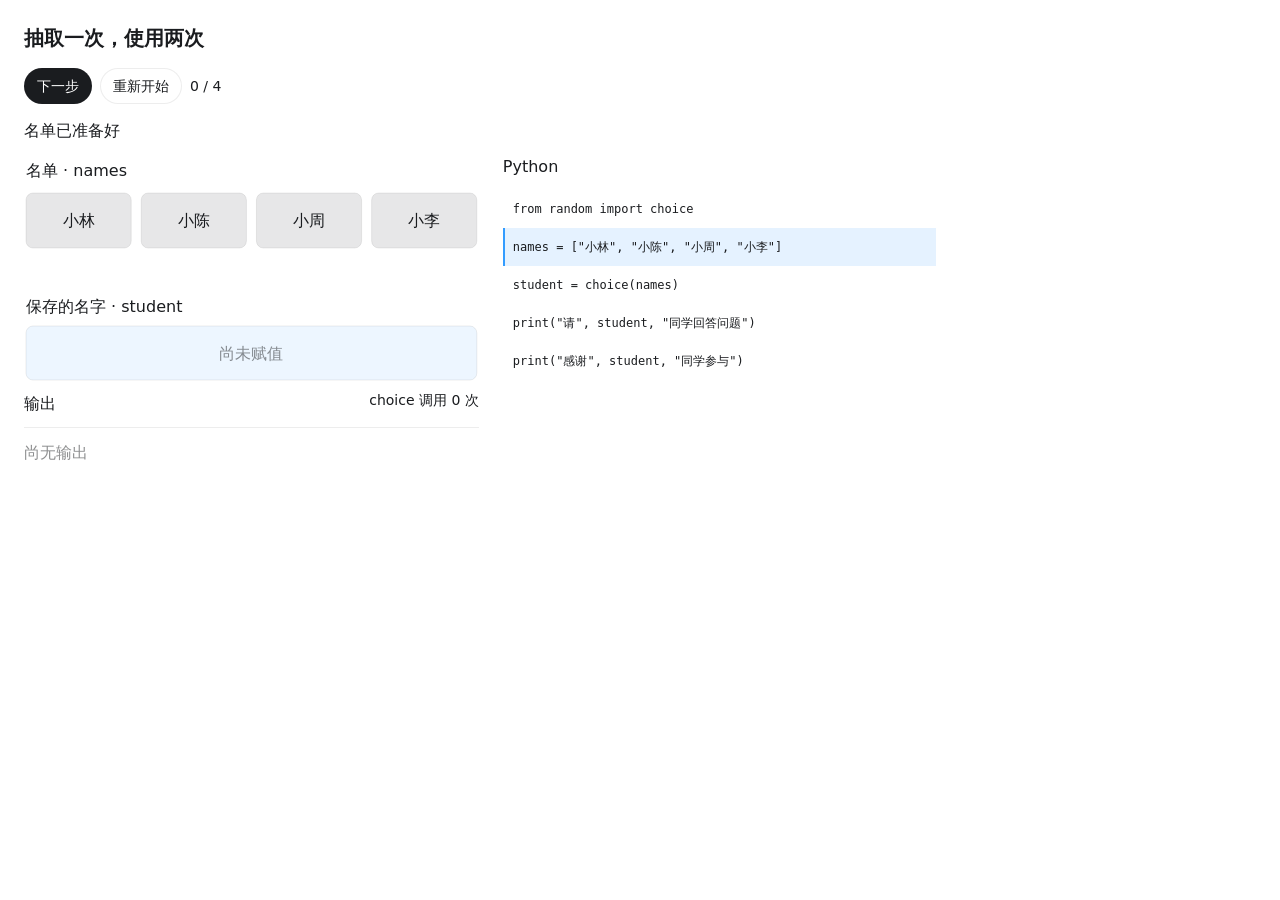
<file: 上学期/demos/week03/random-choice.html>
<!doctype html>
<html lang="zh-CN">
<head>
<meta charset="utf-8">
<meta name="viewport" content="width=device-width,initial-scale=1">
<title>随机点名：抽取一次，使用两次</title>
<style>:root {
  color-scheme: light dark;
  background-color: var(
    --background,
    var(--color-background-primary, light-dark(rgb(255 255 255), rgb(24 24 24)))
  ) !important;

  /* Agent-facing contract; keep in sync with SKILL.md. */
  --background: var(
    --color-background-primary,
    light-dark(rgb(255 255 255), rgb(24 24 24))
  );
  --foreground: var(
    --color-text-primary,
    light-dark(rgb(26 28 31), rgb(255 255 255))
  );
  --card: color-mix(in oklab, var(--foreground) 5%, var(--background));
  --card-foreground: var(
    --color-text-primary,
    light-dark(rgb(26 28 31), rgb(255 255 255))
  );
  --popover: var(
    --color-background-secondary,
    light-dark(rgb(255 255 255), rgb(45 45 45))
  );
  --popover-foreground: var(
    --color-text-primary,
    light-dark(rgb(26 28 31), rgb(255 255 255))
  );
  --primary: var(
    --color-text-info,
    light-dark(rgb(51 156 255), rgb(131 195 255))
  );
  --primary-foreground: var(
    --color-text-inverse,
    light-dark(rgb(255 255 255), rgb(13 13 13))
  );
  --secondary: var(
    --color-background-secondary,
    light-dark(rgb(255 255 255 / 96%), rgb(54 54 54 / 96%))
  );
  --secondary-foreground: var(
    --color-text-primary,
    light-dark(rgb(26 28 31), rgb(255 255 255))
  );
  --muted: color-mix(in srgb, var(--foreground) 10%, transparent);
  --muted-foreground: var(
    --color-text-secondary,
    light-dark(rgb(26 28 31 / 49.4%), rgb(255 255 255 / 49.8%))
  );
  --accent: var(
    --color-background-info,
    light-dark(rgb(229 242 255), rgb(13 39 63))
  );
  --accent-foreground: var(
    --color-text-info,
    light-dark(rgb(51 156 255), rgb(131 195 255))
  );
  --destructive: var(
    --color-text-warning,
    light-dark(rgb(226 85 7), rgb(255 133 73))
  );
  --border: var(
    --color-border-secondary,
    light-dark(rgb(26 28 31 / 8%), rgb(255 255 255 / 8.2%))
  );
  --input: var(
    --color-border-primary,
    light-dark(
      rgb(26 28 31 / 11.8%),
      color-mix(in oklab, rgb(0 0 0) 10%, transparent)
    )
  );
  --ring: var(
    --color-ring-primary,
    light-dark(rgb(51 156 255), rgb(131 195 255 / 76%))
  );
  --font-size-base: var(--font-text-md-size, 16px);
  --blue: light-dark(rgb(51 156 255), rgb(51 156 255));
  --orange: light-dark(rgb(226 85 7), rgb(251 106 34));
  --green: light-dark(rgb(0 162 64), rgb(64 201 119));
  --red: light-dark(rgb(224 46 42), rgb(255 103 100));
  --purple: light-dark(rgb(146 79 247), rgb(173 123 249));
  --yellow: light-dark(rgb(255 195 0), rgb(255 210 64));
  --viz-series-1: var(--primary);
  --viz-series-2: light-dark(rgb(243 136 59), rgb(245 154 86));
  --viz-series-3: light-dark(rgb(93 201 119), rgb(116 213 139));
  --viz-series-4: light-dark(rgb(235 119 177), rgb(240 143 192));
  --viz-series-5: light-dark(rgb(155 121 236), rgb(170 145 239));
  --viz-series-6: light-dark(rgb(58 185 177), rgb(90 203 194));

  /* Internal implementation variables; not part of the agent contract. */
  --font-sans:
    -apple-system-body, ui-sans-serif, -apple-system, system-ui, "Segoe UI",
    Helvetica, "Apple Color Emoji", Arial, sans-serif, "Segoe UI Emoji",
    "Segoe UI Symbol";
  --font-mono:
    ui-monospace, SFMono-Regular, "SF Mono", Menlo, Consolas, "Liberation Mono",
    monospace;
  --font-size-normal: max(11px, var(--font-size-base));
  --font-size-tooltip: calc(var(--font-size-base) - 1px);
  --font-size-small: max(11px, calc(var(--font-size-base) - 2px));
  --font-size-h1: calc(var(--font-size-normal) * 1.7142857143);
  --font-size-h2: calc(var(--font-size-normal) * 1.4285714286);
  --font-size-h3: calc(var(--font-size-normal) * 1.2857142857);
  --font-weight-normal: 400;
  --font-weight-medium: 500;
  --icon-size: 16px;
  --line-height-normal: calc(var(--font-size-normal) * 1.5);
  --line-height-tooltip: calc(var(--font-size-tooltip) * 1.4285714286);
  --line-height-small: calc(var(--font-size-small) + 4px);
  --corner-shape: round;
  --radius: var(--border-radius-lg, 8px);
  --radius-sm: calc(var(--radius) * 0.5);
  --radius-md: calc(var(--radius) * 0.75);
  --radius-lg: var(--radius);
  --radius-2xl: calc(var(--radius) * 2);
  --radius-full: 9999px;
  --shadow-sm: 0 1px 2px -1px rgb(0 0 0 / 8%);
  --checkmark-image: url("data:image/svg+xml,%3Csvg xmlns='http://www.w3.org/2000/svg' viewBox='0 0 17 17'%3E%3Cpath d='M12.8961 3.64101C13.1297 3.41418 13.4984 3.37523 13.7779 3.56581C14.0571 3.75635 14.1554 4.11331 14.0299 4.41347L13.9615 4.53847L7.71151 13.7045C7.59411 13.8767 7.4063 13.9877 7.19881 14.0072C6.99136 14.0267 6.78564 13.9533 6.63826 13.806L2.88826 10.056L2.79842 9.9457C2.6192 9.67407 2.64927 9.30496 2.88826 9.06581C3.12738 8.82669 3.49647 8.79676 3.76815 8.97597L3.8785 9.06581L7.03084 12.2182L12.8053 3.74941L12.8961 3.64101Z'/%3E%3C/svg%3E");

  /* Legacy aliases; not part of the current agent contract. */
  --viz-bg: transparent;
  --viz-panel: var(--card);
  --viz-border: var(--border);
  --viz-text: var(--foreground);
  --viz-muted: var(--muted-foreground);
  --viz-accent: var(--primary);
  --viz-accent-text: var(--primary-foreground);
  --viz-accent-bg: var(--accent);
  --viz-font-size: var(--font-size-base);
  --viz-warning: var(--destructive);
}

:root[data-theme="light"] {
  color-scheme: light;
}

:root[data-theme="dark"] {
  color-scheme: dark;
}

* {
  box-sizing: border-box;
}

html > body {
  /* Preserve MCP aliases for older inline renderers without creating :root cycles. */
  --color-background-primary: var(
    --background,
    light-dark(rgb(255 255 255), rgb(24 24 24))
  );
  --color-text-primary: var(
    --foreground,
    light-dark(rgb(26 28 31), rgb(255 255 255))
  );
  --color-border-secondary: var(
    --border,
    light-dark(rgb(26 28 31 / 8%), rgb(255 255 255 / 8.2%))
  );

  margin: 0;
  padding: var(--visualize-paint-gutter, 0px);
  color: var(--foreground);
  background: transparent !important;
  font-family: var(--font-sans) !important;
  -webkit-font-smoothing: antialiased;
  font-size: var(--font-size-base);
  line-height: calc(var(--font-size-base) * 1.625);
  font-weight: var(--font-weight-normal);
}

:root:not([data-app-block-surface], [data-visualize-standalone]) > body {
  padding: 12px;
}

.cursor-interaction {
  cursor: var(--cursor-interaction, pointer);
}

a {
  color: color-mix(in srgb, var(--viz-accent) 80%, var(--viz-text) 20%);
  cursor: var(--cursor-interaction, pointer);
  text-decoration: none;
  text-underline-offset: 2px;
  font-weight: inherit;
}

a:is(:hover, :focus-visible) {
  text-decoration-line: underline;
  text-decoration-style: dashed;
  text-decoration-thickness: 0.5px;
}

h1,
h2,
h3,
h4,
h5,
h6,
p {
  margin-block: 0;
}
p,
h1,
h2,
h3,
h4,
h5,
h6,
li,
.table {
  font-family: var(--font-sans);
}

h1 {
  font-size: calc(var(--font-size-base) * 1.5);
  line-height: 1.3333333333;
}

h2 {
  font-size: calc(var(--font-size-base) * 1.25);
  line-height: 1.4;
}
h3 {
  font-size: calc(var(--font-size-base) * 1.125);
  line-height: 1.5555555556;
}
h4 {
  font-size: var(--font-size-base);
  line-height: 1.5;
}
h5,
h6 {
  font-size: var(--font-size-base);
  line-height: calc(var(--font-size-base) * 1.625);
}

h1,
h2,
h3,
h4,
h5,
h6,
b,
strong,
th {
  font-weight: 600;
}

code:not(pre code) {
  display: inline;
  padding: 1px 6px;
  border-radius: var(--radius-sm);
  corner-shape: var(--corner-shape);
  background: var(--muted);
  font-family: var(--font-mono);
  font-size: 0.92em;
  overflow-wrap: anywhere;
  -webkit-box-decoration-break: clone;
  box-decoration-break: clone;
  word-break: break-word;
}
pre,
pre code {
  font-family: var(--font-mono);
  font-size: 12px;
  line-height: 20px;
}

.table-responsive {
  width: 100%;
  overflow-x: auto;
  scrollbar-width: thin;
}

.table {
  width: 100%;
  color: var(--foreground);
  font: inherit;
  text-align: start;
  border-collapse: separate;
  border-spacing: 0;
  font-size: calc(var(--font-size-base) * 0.875);
  line-height: calc(var(--font-size-base) * 1.625);
  font-family: var(--font-sans);
}

.table :is(th, td) {
  padding-block: 10px;
  padding-inline: 0 24px;
  overflow-wrap: anywhere;
  border-bottom: 1px solid var(--border);
  text-align: start;
  vertical-align: top;
  border-bottom-color: color-mix(in srgb, var(--foreground) 5%, transparent);
}
.table :is(th, td):not(:last-child) {
  padding-inline-end: calc(var(--font-size-base) * 1.5);
}

.table-responsive > .table :is(th, td) {
  overflow-wrap: break-word;
}

.table :is(th, td):last-child {
  padding-inline-end: 0;
}

.table :is(caption, thead th) {
  font-weight: 600;
}

.table thead :is(th, td) {
  border-bottom-color: var(--border-strong, var(--input));
  padding-block: calc(var(--font-size-base) / 2);
  line-height: var(--font-size-base);
}

.table tbody tr:last-child :is(th, td) {
  border-bottom: 0;
}
.table tbody :is(th, td) {
  padding-block: calc(var(--font-size-base) * 0.625);
}

.table.table-sm :is(th, td) {
  padding-block: 8px;
}

.table.table-sm :is(th, td):not(:last-child) {
  padding-inline-end: 16px;
}

.table :is(.text-end, [align="right"]) {
  text-align: end;
  font-variant-numeric: tabular-nums;
}

.table :is(.text-center, [align="center"]) {
  text-align: center;
}

.table .text-nowrap {
  white-space: nowrap;
}

#widget {
  display: flex;
  flex-direction: column;
  gap: 12px;
  width: 100%;
  padding: 0;
  background: transparent !important;
}

.card {
  min-width: 0;
  padding: 12px;
  overflow: hidden;
  overflow-wrap: break-word;
  border-radius: var(--radius-2xl);
  corner-shape: var(--corner-shape);
  color: var(--card-foreground);
  background: var(--card);
}

.widget {
  min-width: 0;
  overflow: hidden;
  border: 0;
  border-radius: var(--radius-lg);
  corner-shape: var(--corner-shape);
  box-shadow: 0 0 0 0.5px var(--border-strong, var(--border));
  color: var(--foreground);
  background: var(--background);
}

#widget > :not(.card, .widget, .progress) {
  width: 100% !important;
  max-width: none !important;
  margin: 0 !important;
  padding: 0 !important;
  border: 0 !important;
  border-radius: 0 !important;
  background: transparent !important;
  box-shadow: none !important;
}

.tooltip {
  position: fixed;
  z-index: 50;
  top: 0;
  left: 0;
  width: max-content;
  max-width: min(
    20rem,
    var(--tooltip-available-width, calc(100vw - 10px)),
    calc(100vw - 10px)
  );
  max-height: min(
    var(--tooltip-available-height, calc(100vh - 10px)),
    calc(100vh - 10px)
  );
  border: 1px solid var(--border);
  corner-shape: var(--corner-shape);
  overflow-wrap: break-word;
  white-space: normal;
  pointer-events: none;
  user-select: none;
  font-family: var(--font-sans);
  padding: 5px 12px;
  border-color: color-mix(
    in oklab,
    light-dark(var(--primary-foreground), var(--foreground)) 5%,
    transparent
  );
  border-radius: var(--radius-2xl);
  color: light-dark(var(--primary-foreground), var(--foreground));
  background: light-dark(var(--foreground), var(--popover));
  box-shadow: 0 8px 18px rgb(15 23 42 / 20%);
  letter-spacing: -0.15px;
  font-size: calc(var(--font-size-base) * 14 / 16);
  font-size: round(nearest, calc(var(--font-size-base) * 14 / 16), 1px);
  font-weight: 600;
  line-height: 18px;
  text-align: center;
}

/* The shared runtime owns data-tooltip; suppress AppBlock's pseudo-tooltip. */
main [data-tooltip]::after {
  content: none;
}

.viz-grid {
  display: grid;
  grid-template-columns: repeat(auto-fit, minmax(max(180px, 24%), 1fr));
  gap: 10px;
}

.viz-stat {
  display: flex;
  flex-direction: column;
  gap: 2px;
}

.viz-stat-value {
  font-size: var(--font-size-h2);
  font-weight: var(--font-weight-medium);
  line-height: 1.25;
}

.viz-row {
  display: flex;
  flex-wrap: wrap;
  align-items: center;
  gap: 10px;
}

hr {
  width: 100%;
  height: 1px;
  margin-block: 6px;
  border: 0;
  background: var(--border);
}

.nav {
  display: flex;
  min-width: 0;
  align-items: center;
  gap: 4px;
}

.progress {
  display: flex;
  height: 8px;
  margin-block: calc((var(--line-height-normal, 1.5em) - 8px) / 2);
  overflow: hidden;
  border: 0;
  border-radius: var(--radius-full);
  background: var(--muted);
}

.progress-bar:only-child {
  border-radius: var(--radius-full);
}

.progress-bar {
  height: 100%;
  flex-shrink: 0;
  border: 0;
  background: var(--viz-series-1);
}

.viz-badge {
  display: inline-flex;
  align-items: center;
  padding: 4px 8px;
  border-radius: var(--radius-sm);
  color: color-mix(in srgb, var(--foreground) 40%, var(--muted-foreground));
  background: color-mix(in srgb, var(--foreground) 5%, transparent);
  font-family: var(--font-sans);
  font-size: calc(var(--font-size-base) * 14 / 16);
  font-size: round(nearest, calc(var(--font-size-base) * 14 / 16), 1px);
  font-weight: var(--font-weight-normal);
  line-height: 1;
}

small,
.text-small {
  font-size: var(--font-size-small);
  line-height: var(--line-height-small);
}

.text-muted {
  color: var(--muted-foreground);
}

.tabular-nums {
  font-variant-numeric: tabular-nums;
}

.sr-only {
  position: absolute;
  width: 1px;
  height: 1px;
  padding: 0;
  overflow: hidden;
  clip: rect(0, 0, 0, 0);
  white-space: nowrap;
  border: 0;
}

.viz-controls {
  display: flex;
  flex-wrap: wrap;
  align-items: center;
  gap: 8px;
}

.viz-controls > .form-label {
  display: grid;
  min-width: min(100%, 260px);
  flex: 1 1 280px;
  grid-template-columns: minmax(0, 1fr) auto;
  align-items: baseline;
  gap: 2px 12px;
  margin-bottom: 0;
}

.viz-controls > .form-label > :is(.form-control, .form-range, .form-select) {
  grid-column: 1 / -1;
}

.btn,
.nav-link,
.form-check-input,
.form-control,
.form-range,
.form-select {
  font: inherit;
}

/* Match inline alignment without overriding a containing flex or grid layout. */
.btn,
.nav-link,
.form-control,
.form-select,
.form-range,
.form-check {
  vertical-align: middle;
}

.btn,
.nav-link {
  appearance: button;
  display: inline-flex;
  inline-size: fit-content;
  max-inline-size: 100%;
  align-items: center;
  justify-content: center;
  gap: 4px;
  margin: 0;
  padding: 0 8px;
  -webkit-app-region: no-drag;
  border: 1px solid var(--input);
  corner-shape: var(--corner-shape);
  cursor: var(--cursor-interaction, pointer);
  text-align: center;
  text-decoration: none;
  white-space: nowrap;
  user-select: none;
  -webkit-font-smoothing: inherit;
  font-family: var(--font-sans);
  height: fit-content;
  min-height: calc(12px + 2 * var(--control-spacing, 12px));
  padding-inline: var(--control-spacing, 12px);
  border-color: transparent;
  border-radius: var(--radius-full);
  color: var(--foreground);
  background: color-mix(in srgb, var(--foreground) 5%, transparent);
  font-size: calc(var(--font-size-base) * 14 / 16);
  font-size: round(nearest, calc(var(--font-size-base) * 14 / 16), 1px);
  font-weight: var(--font-weight-normal);
  line-height: 18px;
}

.btn {
  border-color: var(--border);
  color: var(--secondary-foreground);
  background: var(--secondary);
}

.btn:is(.btn-block, .viz-tile) {
  inline-size: 100%;
}

.btn.viz-tile {
  min-width: 0;
  overflow-wrap: anywhere;
  white-space: normal;
}

a.btn {
  cursor: var(--cursor-interaction, pointer);
  text-decoration: none;
}

.btn:not(:disabled):hover {
  background: light-dark(
    color-mix(in srgb, var(--foreground) 5.5%, transparent),
    color-mix(in srgb, var(--foreground) 8%, transparent)
  );
}

.nav-link:not(:disabled):not([aria-disabled="true"]):hover {
  background: color-mix(in srgb, var(--foreground) 10%, transparent);
}

.btn-primary {
  border-color: var(--border);
  color: var(--primary-foreground);
  background: var(--foreground);
  background-clip: border-box;
}

.btn-primary .text-muted {
  color: color-mix(in srgb, var(--primary-foreground) 50%, transparent);
}

.btn-primary:not(:disabled):hover {
  background: color-mix(in srgb, var(--foreground) 80%, transparent);
  background-clip: border-box;
}

.btn-ghost {
  border-color: transparent;
  color: var(--muted-foreground);
  background: transparent;
}

.btn-ghost:not(:disabled):hover {
  color: var(--muted-foreground);
  background: light-dark(
    color-mix(in srgb, var(--foreground) 5.5%, transparent),
    color-mix(in srgb, var(--foreground) 8%, transparent)
  );
}

.nav-pills .nav-link {
  min-width: 0;
  border-color: transparent;
  color: var(--muted-foreground);
  background: transparent;
}

.nav-justified .nav-link {
  flex: 1 1 0;
  overflow-wrap: anywhere;
  white-space: normal;
}

.nav-pills .nav-link.active {
  color: var(--foreground);
  background: var(--muted);
}

/* Shared preview chrome; product styles stay inside each variant. */
.viz-dotted-background {
  background-image: radial-gradient(
    circle,
    color-mix(in srgb, var(--foreground) 14%, transparent) 0.8px,
    transparent 0.8px
  );
  background-position: center;
  background-size: 16px 16px;
}

.viz-carousel {
  position: relative;
  min-width: 0;
}

.viz-carousel:has(> .viz-carousel-controls) {
  min-height: calc(60px + var(--viz-carousel-picker-height, 0px));
  padding-bottom: 60px;
}

.viz-carousel > [data-variant][hidden] {
  display: none !important;
}

.viz-carousel > [data-variant] {
  isolation: isolate;
}

.viz-carousel-controls {
  --viz-carousel-hover: light-dark(
    color-mix(in srgb, var(--foreground) 5.4%, transparent),
    color-mix(in srgb, var(--foreground) 7.8%, transparent)
  );
  position: absolute;
  z-index: 2;
  bottom: 8px;
  left: 50%;
  display: flex;
  width: max-content;
  /* Leave room for the host's design-controls launcher at the trailing edge. */
  max-width: calc(100% - 96px);
  align-items: center;
  gap: 0;
  padding: 0;
  border: 1px solid var(--border);
  border-radius: 16px;
  color: var(--foreground);
  background: var(--background);
  font-family: var(--font-sans);
  /* Match the settings dropdown chrome independently of the content font size. */
  font-size: 13px;
  font-weight: var(--font-weight-normal);
  line-height: 18px;
  transform: translateX(-50%);
  user-select: none;
}

/* Keep authored mockup button styles out of the shared carousel chrome. */
.viz-carousel-controls button,
.viz-carousel-picker > summary {
  display: flex !important;
  height: auto !important;
  min-height: 30px;
  align-items: center !important;
  justify-content: center !important;
  gap: 4px;
  padding: 0 6px !important;
  -webkit-app-region: no-drag;
  border: 0 !important;
  border-radius: 14px !important;
  color: inherit !important;
  background: transparent !important;
  font: inherit !important;
  -webkit-tap-highlight-color: transparent;
}

.viz-carousel-controls > button,
.viz-carousel-picker > summary {
  position: relative;
  isolation: isolate;
}

.viz-carousel-controls > button {
  --icon-size: 16px;
  width: 30px !important;
  padding: 0 !important;
}

.viz-carousel-picker > summary {
  padding-inline: 12px !important;
}

.viz-carousel-controls .viz-carousel-caret {
  width: 14px;
  height: 14px;
  flex: none;
  margin: 0;
  color: inherit;
  transform: rotate(180deg);
}

.viz-carousel-controls > button > svg,
.viz-carousel-controls .viz-carousel-caret,
.viz-carousel-count {
  opacity: 0.5;
}

.viz-carousel-controls > button::before,
.viz-carousel-picker > summary::before {
  position: absolute;
  z-index: -1;
  inset: 3px;
  border-radius: 12px;
  content: "";
  pointer-events: none;
}

.viz-carousel-controls > button:hover::before,
.viz-carousel-picker > summary:hover::before {
  background: var(--viz-carousel-hover);
}

.viz-carousel-controls > button,
.viz-carousel-controls [data-lucide],
.viz-carousel-controls .lucide {
  flex-shrink: 0;
}

.viz-carousel-picker {
  min-width: 0;
}

.viz-carousel-picker > summary {
  min-width: 0;
  list-style: none;
}

.viz-carousel-picker > summary::-webkit-details-marker {
  display: none;
}

.viz-carousel-count {
  flex-shrink: 0;
  white-space: nowrap;
}

.viz-carousel-name {
  min-width: 0;
  overflow: hidden;
  text-overflow: ellipsis;
  white-space: nowrap;
}

.viz-carousel-options {
  position: absolute;
  right: 0;
  bottom: calc(100% + 4px);
  left: 0;
  display: flex;
  max-height: 240px;
  flex-direction: column;
  gap: 2px;
  overflow: auto;
  padding: 4px;
  border: 1px solid var(--border);
  border-radius: var(--radius-lg);
  background: var(--background);
  box-shadow: 0 4px 12px light-dark(rgb(0 0 0 / 6%), rgb(0 0 0 / 25%));
}

.viz-carousel-options > button {
  border-radius: max(0px, calc(var(--radius-lg) - 5px)) !important;
  width: 100% !important;
  min-height: 28px;
  justify-content: flex-start !important;
  padding: 4px 8px !important;
  font-size: var(--font-size-small) !important;
  text-align: start;
  white-space: normal;
  overflow-wrap: anywhere;
}

.viz-carousel-options > [aria-current="true"],
.viz-carousel-options > button:hover {
  background: var(--viz-carousel-hover) !important;
}

.btn:disabled,
.nav-link:disabled,
.nav-link[aria-disabled="true"] {
  cursor: not-allowed;
  opacity: 0.4;
}

[data-lucide] {
  stroke-width: 1.6;
}

.form-label {
  display: block;
  margin-bottom: 6px;
  color: var(--foreground);
}

.form-control {
  display: block;
  width: 100%;
  padding: 0 8px;
  outline: none;
  border: 1px solid var(--input);
  corner-shape: var(--corner-shape);
  color: var(--foreground);
  font-family: var(--font-sans);
  height: calc(12px + 2 * var(--control-spacing, 12px));
  min-height: calc(12px + 2 * var(--control-spacing, 12px));
  padding-inline: calc(4px + var(--control-spacing, 12px) / 2);
  border-color: var(--input);
  border-radius: var(--radius-md);
  background: color-mix(in srgb, var(--popover) 96%, transparent);
  font-size: calc(var(--font-size-base) * 14 / 16);
  font-size: round(nearest, calc(var(--font-size-base) * 14 / 16), 1px);
  font-weight: var(--font-weight-normal);
  line-height: 1.4285714286;
}
.form-control:is(
  [type="file"],
  [type="date"],
  [type="datetime-local"],
  [type="month"],
  [type="week"],
  [type="color"]
) {
  height: calc(12px + 2 * var(--control-spacing, 12px));
  min-height: calc(12px + 2 * var(--control-spacing, 12px));
  line-height: 18px;
}
.form-control:is(
  [type="date"],
  [type="datetime-local"],
  [type="month"],
  [type="week"]
) {
  padding-inline: var(--control-spacing, 12px);
}

.form-control::placeholder {
  color: var(--muted-foreground);
}

.form-control[type="file"] {
  overflow: hidden;
  cursor: var(--cursor-interaction, pointer);
  padding: 0;
}

.form-control[type="file"]::file-selector-button {
  padding: 0 8px;
  border: 0;
  border-right: 1px solid var(--input);
  color: var(--secondary-foreground);
  background: var(--secondary);
  cursor: inherit;
  font: inherit;
  min-height: calc(10px + 2 * var(--control-spacing, 12px));
  padding-inline: var(--control-spacing, 12px);
  margin-inline-end: var(--control-spacing, 12px);
}

.form-control[type="file"]:not(:disabled):hover::file-selector-button {
  background: color-mix(in srgb, var(--foreground) 6%, var(--secondary));
}

.form-control-color[type="color"] {
  width: 40px;
  height: calc(12px + 2 * var(--control-spacing, 12px));
  padding: 3px;
  cursor: var(--cursor-interaction, pointer);
}

.form-control-color[type="color"]::-webkit-color-swatch-wrapper {
  padding: 0;
}

.form-control-color[type="color"]::-webkit-color-swatch {
  border: 0;
  border-radius: calc(var(--radius-lg) - 4px);
  corner-shape: var(--corner-shape);
}

textarea.form-control {
  height: auto;
  resize: vertical;
  min-height: 96px;
  padding: 8px 10px;
}

.form-control:focus-visible {
  border-color: var(--ring);
  box-shadow: none;
}
.form-control:disabled {
  color: var(--muted-foreground);
  background: color-mix(in srgb, var(--foreground) 5%, transparent);
  opacity: 1;
}
.form-control[aria-invalid="true"] {
  border-color: var(--red);
  box-shadow: 0 0 0 2px color-mix(in srgb, var(--red) 20%, transparent);
}

.form-control:disabled,
.form-select:disabled {
  cursor: not-allowed;
}

.form-select {
  appearance: none;
  display: block;
  width: 100%;
  height: fit-content;
  min-height: calc(12px + 2 * var(--control-spacing, 12px));
  margin: 0;
  /* The secondary icon role is 14px at compact density and 16px at web density. */
  --icon-size: calc(10px + var(--control-spacing, 12px) / 2);
  /* Settings dropdowns retain a 12px inset and a 4px text-to-chevron gap. */
  padding: 0 calc(16px + var(--icon-size)) 0 12px;
  outline: none;
  border: 1px solid var(--border);
  border-radius: var(--radius-full);
  corner-shape: var(--corner-shape);
  color: var(--foreground);
  background-color: var(--secondary);
  background-image:
    linear-gradient(
      45deg,
      transparent calc(50% - 0.6px),
      var(--muted-foreground) calc(50% - 0.6px) calc(50% + 0.6px),
      transparent calc(50% + 0.6px)
    ),
    linear-gradient(
      135deg,
      transparent calc(50% - 0.6px),
      var(--muted-foreground) calc(50% - 0.6px) calc(50% + 0.6px),
      transparent calc(50% + 0.6px)
    );
  background-position:
    calc(100% - 12px - var(--icon-size) / 2) 50%,
    calc(100% - 12px - var(--icon-size) * 0.18) 50%;
  background-repeat: no-repeat;
  background-size: calc(var(--icon-size) * 0.32) calc(var(--icon-size) * 0.32);
  cursor: var(--cursor-interaction, default);
  font-size: calc(var(--font-size-base) * 14 / 16);
  font-size: round(nearest, calc(var(--font-size-base) * 14 / 16), 1px);
  font-weight: var(--font-weight-normal);
  line-height: 18px;
}

.form-select :is(option, optgroup) {
  color: var(--popover-foreground);
  background-color: var(--popover);
}

.form-select :is(option, optgroup):disabled {
  color: var(--muted-foreground);
}

.form-select:not(:disabled):hover {
  background-color: light-dark(
    color-mix(in srgb, var(--foreground) 5.5%, transparent),
    color-mix(in srgb, var(--foreground) 8%, transparent)
  );
}

.form-select:focus-visible {
  box-shadow: 0 0 0 2px var(--ring);
}
.form-select:disabled {
  opacity: 0.4;
}

.form-check {
  display: flex;
  min-height: calc(12px + 2 * var(--control-spacing, 12px));
  align-items: center;
  gap: 6px;
}

.form-check-input {
  appearance: none;
  width: 14px;
  height: 14px;
  flex: 0 0 auto;
  margin: 0;
  border: 1px solid var(--input);
  color: var(--primary-foreground);
  background-color: transparent;
  cursor: var(--cursor-interaction, default);
  transition:
    background-color 150ms,
    border-color 150ms,
    box-shadow 150ms;
}

.form-check:not(.form-switch) .form-check-input[type="checkbox"] {
  corner-shape: round;
  box-shadow: var(--shadow-sm);
  position: relative;
  width: calc(10px + var(--control-spacing, 12px) / 2);
  height: calc(10px + var(--control-spacing, 12px) / 2);
  border-color: var(--border-strong, var(--input));
  border-radius: calc(var(--radius-sm) / 2);
  background-color: transparent;
  color: var(--foreground);
}

.form-check:not(.form-switch)
  .form-check-input:not(:disabled):not(:checked):hover {
  background-color: var(--card);
}

.form-check:not(.form-switch)
  .form-check-input[type="checkbox"]:is(:checked, :indeterminate) {
  border-color: var(--border-strong, var(--input));
  background-color: color-mix(in srgb, var(--popover) 96%, transparent);
}

.form-check:not(.form-switch)
  .form-check-input[type="checkbox"]:checked::before {
  display: block;
  width: 100%;
  height: 100%;
  background: var(--primary-foreground);
  content: "";
  mask: var(--checkmark-image) center / 12px 12px no-repeat;
  background-color: var(--foreground);
}
.form-check:not(.form-switch)
  .form-check-input[type="checkbox"]:indeterminate::before {
  position: absolute;
  inset: 0;
  display: block;
  width: 65%;
  height: 6.65%;
  margin: auto;
  border-radius: var(--radius-full);
  background: var(--foreground);
  mask: none;
  content: "";
}

.form-check-input[type="radio"] {
  border-radius: var(--radius-full);
  width: 16px;
  height: 16px;
  border: 0;
  box-shadow: inset 0 0 0 1px var(--input);
}

.form-check-input[type="radio"]:checked {
  border: 0;
  background: radial-gradient(
    circle,
    var(--primary-foreground) 0 3px,
    var(--foreground) 3px
  );
  box-shadow: none;
}

.form-check:not(.form-switch) .form-check-input:focus-visible {
  outline: 2px solid var(--ring);
  outline-offset: 2px;
}
.form-check:not(.form-switch) .form-check-input[type="checkbox"]:focus-visible {
  border-color: var(--ring);
  outline: none;
  box-shadow: 0 0 0 2px var(--ring);
}

.form-check:not(.form-switch) .form-check-input:disabled {
  cursor: not-allowed;
  pointer-events: none;
}

.form-check:not(.form-switch) .form-check-input:disabled + .form-check-label {
  cursor: not-allowed;
}
.form-check:not(.form-switch) .form-check-input[type="radio"]:disabled,
.form-check:not(.form-switch)
  .form-check-input[type="radio"]:disabled
  + .form-check-label {
  opacity: 0.5;
}

.form-switch .form-check-input:disabled,
.form-switch .form-check-input:disabled + .form-check-label {
  cursor: not-allowed;
  opacity: 0.6;
}

.form-check-label {
  color: var(--foreground);
  cursor: var(--cursor-interaction, default);
}

.form-switch .form-check-input {
  position: relative;
  width: 32px;
  height: 20px;
  border: 0;
  border-radius: var(--radius-full);
  background: var(--muted);
  box-shadow: none;
  transition: background-color 200ms cubic-bezier(0, 0, 0.2, 1);
}

.form-switch .form-check-input::before {
  position: absolute;
  top: 50%;
  left: 0;
  width: 16px;
  height: 16px;
  box-sizing: border-box;
  border: 1px solid light-dark(var(--primary-foreground), var(--foreground));
  border-radius: var(--radius-full);
  box-shadow: var(--shadow-sm);
  content: "";
  transform: translate(2px, -50%);
  transition: transform 200ms cubic-bezier(0, 0, 0.2, 1);
  border-color: #fff;
  background: #fff;
}

.form-switch .form-check-input:checked {
  background: var(--blue);
}

.form-switch .form-check-input:checked::before {
  transform: translate(14px, -50%);
}

.form-switch .form-check-input:focus-visible {
  box-shadow: 0 0 0 2px var(--ring);
  outline: none;
}

.form-range {
  appearance: none;
  display: block;
  width: 100%;
  flex: 1;
  margin: 0;
  padding: 0;
  border: 0;
  accent-color: var(--primary);
  height: calc(12px + 2 * var(--control-spacing, 12px));
  min-height: calc(12px + 2 * var(--control-spacing, 12px));
  outline: none;
  border-radius: var(--radius-full);
  color: var(--foreground);
  background: transparent;
}

.form-range::-webkit-slider-runnable-track {
  background: var(--form-range-track, var(--border));
  height: 2px;
  border-radius: var(--radius-full);
}

.form-range::-webkit-slider-thumb {
  appearance: none;
  width: 20px;
  height: 20px;
  border: 1px solid var(--border);
  border-radius: var(--radius-full);
  margin-top: -9px;
  border-color: transparent;
  background: currentColor;
  box-shadow: var(--shadow-sm);
}

/* Outline the native track and thumb, preserving the larger input hit area. */
.form-range:focus-visible::-webkit-slider-runnable-track {
  outline: 2px auto Highlight;
  outline-color: -webkit-focus-ring-color;
}

.form-range::-moz-range-track {
  background: var(--form-range-track, var(--border));
  height: 2px;
  border-radius: var(--radius-full);
}

.form-range::-moz-range-thumb {
  width: 20px;
  height: 20px;
  border: 1px solid var(--border);
  border-radius: var(--radius-full);
  border-color: transparent;
  background: currentColor;
  box-shadow: var(--shadow-sm);
}

.form-range:focus-visible::-moz-range-thumb {
  outline: 2px solid Highlight;
  outline-offset: 2px;
}

.form-range:disabled {
  opacity: 1;
  cursor: default;
}

.btn:not(.btn-primary, .viz-tile):is(
  [aria-pressed="true"],
  [aria-selected="true"],
  .is-selected
) {
  border-color: transparent;
  color: var(--primary-foreground);
  background: var(--blue);
}

.btn.viz-tile:is([aria-pressed="true"], [aria-selected="true"], .is-selected) {
  border-color: var(--primary);
  box-shadow: inset 0 0 0 1px var(--primary);
}

.btn:focus-visible,
.nav-link:focus-visible {
  outline-offset: 2px;
  outline: none;
  box-shadow: 0 0 0 2px var(--ring);
}

.viz-carousel-controls :is(button, summary):focus-visible {
  outline: 2px solid var(--ring) !important;
  outline-offset: 2px !important;
}

/* Web recipes are the default, including on renderers without inline style queries. */
@supports (border-radius: if(style(--corner-shape: round): 1px; else: 2px)) {
  /* Match the host's proportional text-sm scale at every text preference. */
  .tooltip,
  .viz-badge,
  .btn,
  .nav-link,
  .form-control,
  .form-select {
    font-size: if(
      style(--corner-shape: round): round(
          nearest,
          calc(var(--font-size-base) * 14 / 16),
          1px
        );
        else: round(nearest, calc(var(--font-size-base) * 13 / 14), 1px)
    );
  }

  .btn,
  .nav-link,
  .form-select {
    border-radius: if(
      style(--corner-shape: round): var(--radius-full); else: var(--radius-lg)
    );
  }

  .form-check:not(.form-switch) .form-check-input[type="checkbox"] {
    border-radius: if(
      style(--corner-shape: round): calc(var(--radius-sm) / 2);
        else: calc(var(--radius-lg) * 0.4)
    );
  }

  .tooltip {
    font-weight: if(
      style(--corner-shape: round): 600; else: var(--font-weight-normal)
    );
  }
}

@media (pointer: coarse) {
  .viz-carousel:has(> .viz-carousel-controls) {
    min-height: calc(76px + var(--viz-carousel-picker-height, 0px));
    padding-bottom: 76px;
  }

  .btn,
  .nav-link,
  .viz-carousel-controls button,
  .viz-carousel-picker > summary,
  .form-control,
  .form-select {
    min-width: 44px;
    min-height: 44px;
  }

  /* Keep small-screen WebKit from zooming when a text field receives focus. */
  .form-control,
  .form-select {
    font-size: max(16px, calc(var(--font-size-base) * 14 / 16));
    font-size: max(
      16px,
      round(nearest, calc(var(--font-size-base) * 14 / 16), 1px)
    );
  }
  .form-control:is(
    [type="file"],
    [type="date"],
    [type="datetime-local"],
    [type="month"],
    [type="week"],
    [type="time"],
    [type="color"]
  ) {
    height: 44px;
    min-height: 44px;
    font-size: max(16px, calc(var(--font-size-base) * 14 / 16));
    font-size: max(
      16px,
      round(nearest, calc(var(--font-size-base) * 14 / 16), 1px)
    );
  }

  .form-control[type="file"]::file-selector-button {
    min-width: 44px;
    min-height: 44px;
  }

  .form-control-color[type="color"] {
    width: 44px;
    height: 44px;
  }

  .form-control:is(
    [type="date"],
    [type="datetime-local"],
    [type="month"],
    [type="time"],
    [type="week"]
  ) {
    min-width: 0;
    max-width: 100%;
    padding-block: 8px;
  }

  .form-check {
    min-height: 44px;
    padding-inline: 15px;
  }

  .form-check-input {
    position: relative;
  }

  .form-check-input::after {
    position: absolute;
    top: 50%;
    left: 50%;
    width: 44px;
    height: 44px;
    content: "";
    transform: translate(-50%, -50%);
  }

  .form-check-label {
    display: inline-flex;
    min-width: 44px;
    min-height: 44px;
    align-items: center;
  }

  .form-range {
    height: 44px;
    touch-action: pan-y;
  }
}

svg {
  display: block;
  max-width: 100%;
  height: auto;
}

#widget > svg {
  width: 100%;
}

/* Model-authored chart rules can otherwise stretch icons after these styles load. */
svg.lucide {
  display: block;
  width: var(--icon-size) !important;
  height: var(--icon-size) !important;
  flex: none;
  margin: 0 !important;
  stroke-width: 1.6;
}

.text-warning,
.text-destructive {
  color: var(--destructive);
}

html>body{padding:0}
body{max-width:960px;margin:auto;padding:24px!important;box-sizing:border-box;font-family:system-ui,"Microsoft YaHei","Droid Sans Fallback",sans-serif;}
:root{--font-sans:"Microsoft YaHei","Noto Sans CJK SC","Droid Sans Fallback",system-ui,sans-serif;--font-mono:Consolas,"DejaVu Sans Mono","Droid Sans Fallback",monospace;}
</style>
</head>
<body>
<div id="rollcall-demo">
  <h2>抽取一次，使用两次</h2>
  <div class="viz-controls">
    <button type="button" class="btn btn-primary" id="rc-next">下一步</button>
    <button type="button" class="btn" id="rc-reset">重新开始</button>
    <span id="rc-progress" class="text-small tabular-nums">0 / 4</span>
  </div>
  <div id="rc-status" role="status" aria-live="polite">名单已准备好</div>
  <div class="rc-layout">
    <section aria-label="名单、保存的名字与输出">
      <svg id="rc-scene" role="img" aria-label="名单中有小林、小陈、小周、小李；student 尚未赋值。"></svg>
      <div class="rc-output-head"><span>输出</span><span id="rc-calls" class="text-small">choice 调用 0 次</span></div>
      <div class="rc-output" aria-label="程序输出">
        <span class="text-muted rc-empty">尚无输出</span>
        <div class="rc-message" id="rc-msg-1" hidden>请 <span class="rc-output-name" id="rc-name-1"></span> 同学回答问题</div>
        <div class="rc-message" id="rc-msg-2" hidden>感谢 <span class="rc-output-name" id="rc-name-2"></span> 同学参与</div>
      </div>
    </section>
    <section class="rc-code" aria-label="对应的 Python 代码">
      <div class="rc-code-heading">Python</div>
      <pre><code><span class="rc-line" data-line="import">from random import choice</span><span class="rc-line" data-line="names">names = ["小林", "小陈", "小周", "小李"]</span><span class="rc-line" data-line="choose"><span id="rc-target">student</span> = <span id="rc-call">choice(names)</span></span><span class="rc-line" data-line="print1">print("请", student, "同学回答问题")</span><span class="rc-line" data-line="print2">print("感谢", student, "同学参与")</span></code></pre>
    </section>
  </div>
</div>
<style>
#rollcall-demo {position:relative;color:var(--foreground);}
#rollcall-demo h2 {margin-bottom:16px;padding-right:95px;}
#rollcall-demo #rc-status {margin:14px 0 10px;min-height:24px;}
#rollcall-demo .rc-layout {display:grid;grid-template-columns:minmax(0,1.05fr) minmax(0,1fr);gap:24px;align-items:start;}
#rollcall-demo .rc-layout>section {min-width:0;}
#rollcall-demo #rc-scene {display:block;width:100%;height:237px;overflow:visible;}
#rollcall-demo svg text {fill:var(--foreground);font:inherit;}
#rollcall-demo svg .rc-secondary {fill:var(--muted-foreground);}
#rollcall-demo svg .rc-mark {fill:var(--muted);stroke:var(--border);stroke-width:1;}
#rollcall-demo svg .rc-picked {fill:color-mix(in srgb,var(--viz-series-1) 15%,var(--background));stroke:var(--viz-series-1);stroke-width:2;}
#rollcall-demo svg .rc-value-box {fill:color-mix(in srgb,var(--viz-series-1) 9%,var(--background));stroke:var(--border);stroke-width:1;}
#rollcall-demo .rc-output-head {display:flex;justify-content:space-between;gap:8px;margin-bottom:10px;}
#rollcall-demo .rc-output {min-height:84px;border-top:1px solid var(--border);padding-top:12px;}
#rollcall-demo .rc-message {padding:3px 0;}
#rollcall-demo .rc-output-name {display:inline-block;min-width:2em;font-weight:500;}
#rollcall-demo .rc-code-heading {margin:0 0 10px;}
#rollcall-demo pre {margin:0;white-space:pre-wrap;overflow-wrap:anywhere;background:transparent;padding:0;}
#rollcall-demo .rc-line {display:block;padding:9px 8px;border-left:2px solid transparent;}
#rollcall-demo .rc-line.active {background:var(--accent);border-left-color:var(--viz-series-1);}
#rollcall-demo .rc-line.active #rc-call.focus,#rollcall-demo .rc-line.active #rc-target.focus {text-decoration:underline;text-decoration-thickness:2px;text-underline-offset:5px;}
#rollcall-demo .rc-flying {position:absolute;z-index:2;pointer-events:none;color:var(--foreground);font-weight:500;white-space:nowrap;}
@media(max-width:600px){#rollcall-demo .rc-layout{grid-template-columns:minmax(0,1fr);gap:16px;}#rollcall-demo .rc-output{min-height:76px;}}
</style>
<script>
(()=>{
 const root=document.getElementById('rollcall-demo');
 const $=s=>root.querySelector(s);
 const names=['小林','小陈','小周','小李'];
 const next=$('#rc-next'), reset=$('#rc-reset'), scene=$('#rc-scene');
 const reduced=window.matchMedia('(prefers-reduced-motion: reduce)');
 let step=0,chosen=-1,busy=false,generation=0;
 let animations=[];
 const descriptions=['名单已准备好','已选出一个名字','将返回的名字保存到 student','使用 student 显示第一条提示','再次使用 student，抽取次数仍为 1'];
 function draw(){
  const width=Math.max(260,scene.getBoundingClientRect().width), gap=10, card=(width-gap*3-4)/4;
  scene.setAttribute('viewBox',`0 0 ${width} 237`);
  scene.innerHTML=`<title>名单与保存的名字</title><text x="2" y="22">名单 · names</text>`+
   names.map((name,i)=>`<g><rect class="rc-mark ${chosen===i?'rc-picked':''}" x="${2+i*(card+gap)}" y="39" width="${card}" height="55" rx="7"/><text id="rc-card-${i}" text-anchor="middle" x="${2+i*(card+gap)+card/2}" y="72">${name}</text>${chosen===i?`<text class="rc-secondary" text-anchor="middle" x="${2+i*(card+gap)+card/2}" y="117">选中</text>`:''}</g>`).join('')+
   `<text x="2" y="158">保存的名字 · student</text><rect class="rc-value-box" x="2" y="172" width="${width-4}" height="54" rx="7"/><text id="rc-stored" class="${step<2?'rc-secondary':''}" text-anchor="middle" x="${width/2}" y="205">${step>=2?names[chosen]:'尚未赋值'}</text>`;
  scene.setAttribute('aria-label',`名单：${names.join('、')}。${chosen>=0?'选中'+names[chosen]+'。':''}student ${step>=2?'保存'+names[chosen]:'尚未赋值'}。`);
 }
 function setCode(line,part){
  root.querySelectorAll('.rc-line').forEach(el=>{const active=el.dataset.line===line;el.classList.toggle('active',active);if(active)el.setAttribute('aria-current','step');else el.removeAttribute('aria-current');});
  $('#rc-target').classList.toggle('focus',part==='target');$('#rc-call').classList.toggle('focus',part==='call');
 }
 function controls(){next.disabled=busy||step===4;next.textContent=step===4?'演示完成':'下一步';$('#rc-progress').textContent=`${step} / 4`;}
 async function moveName(from,to){
  if(reduced.matches)return;
  const origin=root.getBoundingClientRect(),a=from.getBoundingClientRect(),b=to.getBoundingClientRect();
  const ghost=document.createElement('span');ghost.className='rc-flying';ghost.textContent=names[chosen];
  ghost.style.left=`${a.left+a.width/2-origin.left}px`;ghost.style.top=`${a.top+a.height/2-origin.top}px`;root.appendChild(ghost);
  const animation=ghost.animate([{transform:'translate(-50%,-50%) scale(1)'},{transform:`translate(calc(-50% + ${b.left+b.width/2-a.left-a.width/2}px),calc(-50% + ${b.top+b.height/2-a.top-a.height/2}px)) scale(1)`}],{duration:850,easing:'cubic-bezier(.3,0,.2,1)',fill:'forwards'});
  animations.push(animation);await animation.finished.catch(()=>{});ghost.remove();animations=animations.filter(x=>x!==animation);
 }
 async function advance(){
  if(busy||step===4)return;busy=true;controls();const token=generation;
  if(step===0){
   chosen=Math.floor(Math.random()*names.length);step=1;setCode('choose','call');draw();$('#rc-calls').textContent='choice 调用 1 次';
   $('#rc-status').textContent=`choice 从名单中选出${names[chosen]}`;
  }else if(step===1){
   setCode('choose','target');$('#rc-status').textContent='将返回的名字保存到 student';
   const target=$('#rc-stored');target.textContent=names[chosen];target.style.opacity='0';await moveName($(`#rc-card-${chosen}`),target);
   if(token!==generation)return;step=2;draw();$('#rc-status').textContent=`student 保存了${names[chosen]}，原名单保持不变`;
  }else{
   const n=step===2?1:2;setCode(n===1?'print1':'print2');$('#rc-status').textContent=n===1?'使用 student 显示第一条提示':'再次使用 student，抽取次数仍为 1';
   $('.rc-empty').hidden=true;$(`#rc-msg-${n}`).hidden=false;const target=$(`#rc-name-${n}`);target.textContent=names[chosen];target.style.opacity='0';
   await moveName($('#rc-stored'),target);if(token!==generation)return;target.style.opacity='1';step++;
  }
  if(token!==generation)return;busy=false;controls();
 }
 function restart(){generation++;animations.forEach(a=>a.cancel());animations=[];root.querySelectorAll('.rc-flying').forEach(el=>el.remove());step=0;chosen=-1;busy=false;$('#rc-status').textContent=descriptions[0];$('#rc-calls').textContent='choice 调用 0 次';$('.rc-empty').hidden=false;[1,2].forEach(n=>{$(`#rc-msg-${n}`).hidden=true;$(`#rc-name-${n}`).textContent='';});setCode('names');draw();controls();}
 next.addEventListener('click',advance);reset.addEventListener('click',restart);
 new ResizeObserver(()=>{if(!busy)draw();}).observe(scene);
 restart();
})();
</script>

</body>
</html>
</file>
<file: 游戏/切水果/frontend/css/style.css>
﻿/* Fruit Flash — a quiet orchard, a lively arcade. All assets stay local. */
:root {
  color-scheme: dark;
  --bg-deep: #111b17;
  --surface: #1b2720;
  --surface-raised: #233128;
  --accent: #c5e99a;
  --accent-hover: #d6f5b3;
  --coral: #efa88d;
  --text-main: #f3f1e7;
  --text-sub: #ccd4c8;
  --text-dim: #9ba99c;
  --line: rgba(213, 230, 197, .13);
  --ok: #c5e99a;
  --warn: #efc18e;
  --danger: #f39e8a;
  --font-main: 'Segoe UI', 'PingFang SC', 'Microsoft YaHei', sans-serif;
}
* { box-sizing: border-box; margin: 0; padding: 0; }
html, body { width: 100%; height: 100%; overflow: hidden; }
body { font-family: var(--font-main); color: var(--text-main); background: radial-gradient(ellipse at 78% 20%, #283c2c66, transparent 55%), var(--bg-deep); -webkit-font-smoothing: antialiased; }
body::before { content: ''; position: fixed; inset: 0; pointer-events: none; background-image: radial-gradient(#b7dca311 .8px, transparent .8px); background-size: 24px 24px; }
button, input, select { font: inherit; }
button { cursor: pointer; color: inherit; }
button, input, select, summary { -webkit-tap-highlight-color: transparent; }
button { touch-action: manipulation; }
button:focus-visible, input:focus-visible, select:focus-visible, summary:focus-visible { outline: 2px solid var(--accent); outline-offset: 4px; }
button:disabled { opacity: .5; cursor: default; transform: none !important; }
input, select { color-scheme: dark; }
button, .mode-card { transition: background .18s ease, border-color .18s ease, color .18s ease, transform .18s ease; }
.icon-library { position: absolute; width: 0; height: 0; overflow: hidden; }
.icon { display: inline-block; width: 24px; height: 24px; flex-shrink: 0; fill: none; stroke: currentColor; stroke-width: 1.65; stroke-linecap: round; stroke-linejoin: round; vertical-align: middle; }
.hidden { display: none !important; }
#game-container { position: fixed; inset: 0; }
#game-container canvas { display: block; }

/* The hand marker uses viewport coordinates and never intercepts game input. */
.hand-cursor { position: fixed; left: 0; top: 0; width: 0; height: 0; z-index: 65; pointer-events: none; color: var(--accent); }
.hand-cursor i { position: absolute; left: -14px; top: -14px; width: 28px; height: 28px; border: 2px solid currentColor; border-radius: 50%; background: #c5e99a18; box-shadow: 0 0 12px #c5e99a66; }
.hand-cursor .icon { position: absolute; left: 20px; top: 20px; width: 16px; height: 16px; }
.hand-cursor span { position: absolute; left: 40px; top: 18px; white-space: nowrap; padding: 3px 6px; border-radius: 5px; background: #111b17ed; font-size: 11px; }
.hand-cursor.cursor-idle { color: var(--warn); }
.hand-cursor.cursor-left .icon { left: -36px; }
.hand-cursor.cursor-left span { left: auto; right: 40px; }
.hand-cursor.cursor-top .icon { top: -36px; }
.hand-cursor.cursor-top span { top: -38px; }
.tracking-notice { position: fixed; left: 50%; top: 48%; transform: translate(-50%, -50%); z-index: 45; width: min(420px, calc(100vw - 40px)); padding: 24px; border: 1px solid var(--line); border-radius: 18px; background: #1b2720f5; text-align: center; pointer-events: none; }
.tracking-notice > .icon { color: var(--accent); margin-bottom: 12px; }
.tracking-notice h2 { font-size: 20px; }
.tracking-notice p { margin: 10px 0 18px; font-size: 13px; line-height: 1.7; color: var(--text-sub); }
.tracking-notice > div { display: flex; flex-wrap: wrap; justify-content: center; gap: 8px; }
.tracking-notice button { pointer-events: auto; }

/* A camera map explains the live blade without capturing game input. */
.hand-guide { position: fixed; top: 124px; right: 24px; z-index: 42; width: 220px; border: 1px solid var(--line); border-radius: 12px; background: #17231de8; pointer-events: none; color: var(--accent); overflow: hidden; }
.hand-guide header { display: flex; align-items: center; justify-content: space-between; padding: 6px 10px; gap: 8px; }
.hand-guide h2 { color: var(--text-main); font-size: 13px; font-weight: 600; }
.hand-guide button { pointer-events: auto; background: transparent; border: 0; padding: 7px 2px; font-size: 12px; color: var(--text-sub); }
.hand-guide button:hover { color: var(--accent); }
#hand-guide-body { padding: 0 10px 10px; }
.hand-guide-frame { position: relative; width: 100%; aspect-ratio: 4 / 3; overflow: hidden; background: #0b1410; border-radius: 6px; }
.hand-guide-frame img { position: absolute; inset: 0; width: 100%; height: 100%; visibility: hidden; }
.hand-guide-frame.has-preview img { visibility: visible; }
#hand-guide-placeholder { position: absolute; inset: 0; display: grid; place-items: center; padding: 16px; color: var(--text-sub); font-size: 12px; text-align: center; }
.hand-guide-frame.has-preview #hand-guide-placeholder { visibility: hidden; }
#hand-guide-area { position: absolute; border: 1px dashed #c5e99acc; box-shadow: 0 0 0 200px #09110f33; }
.hand-guide-marker { position: absolute; width: 18px; height: 18px; transform: translate(-50%, -50%); border: 2px solid currentColor; border-radius: 50%; box-shadow: 0 0 0 3px #111b1777; }
.hand-guide-marker span { position: absolute; top: 19px; left: 50%; transform: translateX(-50%); color: #17231d; background: var(--accent); border-radius: 3px; padding: 1px 4px; white-space: nowrap; font-size: 11px; }
.hand-guide-caption { position: absolute; bottom: 0; left: 0; right: 0; padding: 3px; background: #111b17d9; color: var(--text-sub); font-size: 10px; text-align: center; }
.hand-guide-direction { margin: 8px 0 6px; font-size: 11px; }
#hand-guide-hint { font-size: 12px; color: var(--text-main); line-height: 1.6; }
#hand-guide-cut { font-size: 11px; color: var(--text-sub); line-height: 1.6; margin-top: 3px; }
.hand-guide-line-label { display: inline-flex; align-items: center; gap: 6px; margin-top: 8px; padding: 3px 0; color: var(--text-sub); font-size: 11px; pointer-events: auto; cursor: pointer; }
.hand-guide-line-label input { width: 14px; height: 14px; accent-color: var(--accent); }
.hand-guide-connection { position: fixed; inset: 0; width: 100%; height: 100%; z-index: 43; pointer-events: none; color: var(--accent); }
.hand-guide-connection line { stroke: currentColor; stroke-width: 1.5; stroke-dasharray: 5 7; opacity: .65; }
.hand-guide.guide-idle, .hand-guide-connection.guide-idle { color: var(--warn); }
.guide-idle .hand-guide-marker span { background: var(--warn); }
/* The persistent hand map replaces the old temporary prompt, which covers it on phones. */
.hand-guide:not(.hidden) ~ #guide-tip { display: none; }
@media (max-width: 600px), (max-height: 620px) {
  .hand-guide { right: 12px; width: 168px; }
  .hand-guide header { padding: 4px 8px; }
  .hand-guide h2 { font-size: 12px; }
  #hand-guide-body { padding: 0 8px 8px; }
  .hand-guide-direction { font-size: 10px; margin-top: 6px; }
}
@media (max-height: 500px) {
  .hand-guide { top: 118px; width: 148px; }
  .hand-guide-frame { width: 96px; margin-inline: auto; }
  #hand-guide-hint, #hand-guide-cut, .hand-guide-caption { display: none; }
}

/* The service strip sits below the content and away from the score. */
#status-bar { position: fixed; bottom: 14px; left: 50%; transform: translateX(-50%); z-index: 60; display: flex; align-items: center; justify-content: center; gap: 18px; max-width: calc(100vw - 24px); padding: 8px 16px; border: 1px solid var(--line); border-radius: 12px; background: #121c18ed; font-size: 11px; color: var(--text-dim); white-space: nowrap; backdrop-filter: blur(12px); }
#status-bar b { color: var(--text-sub); font-weight: 500; }
#status-model::before { content: ''; display: inline-block; width: 5px; height: 5px; margin-right: 7px; border-radius: 50%; background: currentColor; vertical-align: 2px; }
.status-model-ok { color: var(--ok); }
.status-model-missing { color: var(--warn); }
#status-fps { font-size: 10px; font-variant-numeric: tabular-nums; color: var(--text-dim); }
#status-bar button { min-height: 30px; padding: 5px 12px; border: 1px solid var(--line); border-radius: 7px; background: #26382a; font-size: 12px; }
#status-bar button:hover { border-color: var(--accent); }

/* Panels share the same surface, spacing and typography. */
.overlay { position: fixed; inset: 0; z-index: 50; display: flex; align-items: center; justify-content: center; padding: 24px 20px 68px; background: #10191480; backdrop-filter: blur(8px); }
.menu-panel { width: min(640px, 100%); max-height: calc(100dvh - 92px); overflow-y: auto; padding: 36px; border: 1px solid var(--line); border-radius: 24px; background: var(--surface); box-shadow: 0 32px 100px #0004; text-align: center; scrollbar-width: thin; scrollbar-color: #55674d transparent; animation: panel-in .35s ease both; }
@keyframes panel-in { from { opacity: 0; transform: translateY(12px); } to { opacity: 1; transform: translateY(0); } }
.eyebrow { font: 600 10px/1.5 var(--font-main); letter-spacing: 2.2px; color: var(--text-dim); }
.game-subtitle { margin-top: 8px; color: var(--text-dim); font-size: 13px; line-height: 1.7; }
.result-title { font-size: 28px; font-weight: 650; line-height: 1.4; letter-spacing: -.6px; margin-top: 8px; }
.section-heading { display: flex; align-items: center; justify-content: space-between; gap: 10px; margin-bottom: 14px; text-align: left; }
.section-heading h2, .section-heading h3 { font-size: 15px; font-weight: 600; }
.section-heading > span { color: var(--text-dim); font-size: 11px; }

/* Home: expressive illustration, a clear choice, one primary action. */
#menu-overlay { background: #111b17b8; }
.home-panel { width: min(1120px, 100%); padding: 28px 42px 22px; text-align: left; background: linear-gradient(125deg, #1c2921, #19251e); }
.home-header { display: flex; align-items: center; justify-content: space-between; gap: 14px; }
.brand { display: flex; align-items: center; gap: 11px; font-weight: 600; font-size: 17px; letter-spacing: 1px; }
.brand small { display: block; font-size: 9px; font-weight: 500; letter-spacing: 2.7px; color: var(--text-dim); margin-top: 3px; }
.brand-mark { display: grid; place-items: center; width: 41px; height: 44px; border-radius: 12px 12px 20px 12px; color: #253a23; background: var(--accent); transform: rotate(-7deg); }
.brand-mark .icon { width: 27px; height: 27px; }
.menu-badge { display: inline-flex; align-items: center; gap: 8px; border: 1px solid var(--line); border-radius: 30px; padding: 8px 12px; font-size: 11px; color: var(--text-sub); }
.menu-badge i { width: 5px; height: 5px; background: var(--accent); border-radius: 50%; }
.hero { position: relative; display: grid; grid-template-columns: 1fr 1fr; align-items: center; min-height: 337px; margin-top: 12px; }
.hero-copy { position: relative; z-index: 1; padding: 20px 0; }
.game-title { margin-top: 16px; font-size: clamp(40px, 4.6vw, 62px); font-weight: 750; letter-spacing: -2px; line-height: 1.22; }
.game-title em { font-style: normal; color: var(--accent); }
.hero-description { color: var(--text-sub); font-size: 14px; line-height: 1.85; margin-top: 17px; }
.hero-note { display: flex; align-items: center; gap: 7px; color: var(--text-dim); font-size: 11px; margin-top: 23px; }
.hero-note .icon { width: 17px; height: 17px; color: var(--accent); }
.hero-note > span { padding: 0 2px; }
.hero-art { position: relative; min-width: 0; align-self: stretch; display: grid; place-items: center; }
.hero-art::before { content: ''; position: absolute; width: 78%; aspect-ratio: 1; background: radial-gradient(#65824924, transparent 70%); }
.hero-art img { position: relative; width: 112%; height: auto; max-height: 355px; object-fit: contain; animation: fruit-float 7s ease-in-out infinite; }
.art-caption, .art-coordinate { position: absolute; font-size: 8px; letter-spacing: 2px; color: #8fa286; z-index: 1; }
.art-caption { top: 16px; right: 0; }
.art-coordinate { bottom: 15px; right: 10px; font-size: 8px; letter-spacing: 1.7px; }
@keyframes fruit-float { 0%, 100% { transform: translateY(0) rotate(-1deg); } 50% { transform: translateY(-7px) rotate(1deg); } }
.mode-cards { display: grid; grid-template-columns: repeat(3, minmax(0, 1fr)); gap: 14px; }
.mode-card { display: block; position: relative; padding: 17px 18px; border: 1px solid var(--line); background: #ffffff03; border-radius: 15px; text-align: left; }
.mode-card:hover { background: #ffffff07; border-color: #789566; transform: translateY(-2px); }
.mode-card.active { border-color: #a8cc7d; background: #c5e99a0b; }
.mode-card-top { display: flex; align-items: center; gap: 10px; margin-bottom: 13px; }
.mode-icon { display: grid; place-items: center; width: 32px; height: 32px; border-radius: 9px; background: #c5e99a13; color: var(--accent); }
.mode-card[data-mode=timed] .mode-icon { color: #efba91; background: #efba9112; }
.mode-card[data-mode=demo] .mode-icon { color: #b9bbdf; background: #b9bbdf12; }
.mode-icon .icon { width: 22px; height: 22px; }
.mode-tag { font-size: 10px; color: var(--text-dim); }
.selection-dot { width: 15px; height: 15px; border: 1px solid #66735e; border-radius: 50%; margin-left: auto; }
.mode-card.active .selection-dot { border: 4px solid var(--accent); background: #324328; }
.mode-name { display: flex; align-items: baseline; flex-wrap: wrap; gap: 8px; font-size: 17px; font-weight: 600; }
.mode-name small { font-size: 8px; letter-spacing: 1px; color: var(--text-dim); font-weight: 400; }
.mode-desc { display: block; color: var(--text-dim); font-size: 11px; line-height: 1.6; margin-top: 6px; }
.play-bar { display: flex; align-items: center; justify-content: space-between; gap: 18px; border-top: 1px solid var(--line); margin-top: 24px; padding-top: 23px; }
.input-config-btn { display: flex; align-items: center; gap: 12px; padding: 10px 14px; border: 1px solid var(--line); border-radius: 11px; min-width: 236px; background: #0d171426; text-align: left; }
.input-config-btn > .icon { color: var(--text-dim); width: 20px; }
.input-config-copy { display: grid; gap: 3px; }
.input-config-label { color: var(--text-dim); font-size: 10px; }
.input-config-btn b { font-size: 13px; font-weight: 500; }
.input-config-chev { margin-left: auto; color: var(--text-dim); font-size: 23px; }
.input-config-btn:hover { background: #c5e99a09; border-color: #799266; }
.play-actions { display: flex; align-items: stretch; gap: 12px; }
#btn-start { min-width: 208px; justify-content: space-between; font-size: 17px; }
.home-footer { display: flex; align-items: center; justify-content: space-between; gap: 12px; margin-top: 18px; font-size: 10px; color: var(--text-dim); }
kbd { display: inline-block; padding: 2px 5px; border: 1px solid #78896c55; border-radius: 4px; font: 10px var(--font-main); }
.home-footer i { font-style: normal; padding: 0 8px; opacity: .4; }

/* Buttons use clear hierarchy rather than competing glow effects. */
.menu-actions { display: flex; justify-content: center; gap: 12px; margin-top: 22px; }
.btn { display: inline-flex; align-items: center; justify-content: center; gap: 10px; min-height: 46px; padding: 12px 24px; border: 1px solid transparent; border-radius: 11px; font-size: 14px; font-weight: 600; line-height: 1.5; }
.btn .icon { width: 20px; height: 20px; }
.btn:hover { transform: translateY(-1px); }
.btn:active { transform: translateY(1px); }
.btn-primary { color: #22341b; background: var(--accent); }
.btn-primary:hover { background: var(--accent-hover); box-shadow: 0 5px 18px #b6e48512; }
.btn-ghost { background: #ffffff03; border-color: var(--line); color: var(--text-sub); }
.btn-ghost:hover { background: #ffffff09; border-color: #798d68; color: var(--text-main); }
.btn-outline { background: #c5e99a08; color: var(--accent); border-color: #94ae6d70; }
.btn-outline:hover { background: #c5e99a14; }
.text-button { background: none; border: none; color: var(--text-dim); font-size: 11px; padding: 7px 0; }
.text-button:hover { color: var(--accent); }
.icon-button { display: grid; place-items: center; width: 38px; height: 38px; border: 1px solid var(--line); border-radius: 50%; background: #ffffff03; color: var(--text-dim); flex-shrink: 0; }
.icon-button:hover { color: var(--text-main); background: #ffffff0a; }
.icon-button .icon { width: 18px; height: 18px; }

/* Settings: a visible preview on the left, grouped controls on the right. */
#input-config-overlay { z-index: 100; padding: 20px; background: #09110fd9; }
.input-config-panel { width: min(1020px, 100%); max-height: calc(100dvh - 40px); text-align: left; padding: 28px 32px 0; }
.modal-heading { display: flex; align-items: flex-start; justify-content: space-between; gap: 16px; }
.modal-heading .result-title { font-size: 26px; margin-top: 4px; }
.modal-heading .game-subtitle { margin-top: 5px; font-size: 12px; }
.input-big-select { display: grid; grid-template-columns: 1fr 1fr; gap: 12px; margin: 22px 0 20px; }
.input-big-opt { position: relative; display: grid; grid-template-columns: 42px 1fr; grid-template-rows: auto auto; gap: 4px 12px; align-items: center; padding: 15px 18px; border: 1px solid var(--line); border-radius: 13px; background: #ffffff02; text-align: left; }
.input-big-opt:hover { border-color: #799266; background: #ffffff04; }
.input-big-opt.active { border-color: #a8cc7d; background: #c5e99a0b; }
.input-big-opt.active::after { content: '✓'; position: absolute; right: 15px; top: 14px; color: var(--accent); font-size: 12px; }
.input-big-icon { grid-row: 1 / 3; display: grid; place-items: center; width: 40px; height: 44px; color: var(--accent); border-radius: 10px; background: #c5e99a0b; }
.input-big-icon .icon { width: 25px; height: 25px; }
.input-big-name { font-size: 14px; font-weight: 600; padding-right: 10px; }
.input-big-desc { font-size: 11px; color: var(--text-dim); line-height: 1.7; }
.menu-tip { margin: -6px 0 18px; border-left: 2px solid #bf9968; border-radius: 0 5px 5px 0; padding: 8px 12px; font-size: 11px; line-height: 1.6; background: #edb87b08; color: var(--warn); }
.gesture-tuning-row { display: grid; grid-template-columns: 310px minmax(0, 1fr); gap: 28px; align-items: start; }
.gesture-monitor { background: #111c174a; border: 1px solid var(--line); padding: 16px; border-radius: 13px; }
.gesture-monitor .section-heading { margin-bottom: 12px; }
.gesture-monitor .section-heading h3 { font-size: 13px; }
.live-label { font-size: 8px !important; letter-spacing: 1.5px; }
.live-label::before { content: ''; display: inline-block; width: 4px; height: 4px; border-radius: 50%; background: var(--text-dim); margin-right: 5px; vertical-align: 1px; }
.gesture-preview-wrap { position: relative; width: 100%; aspect-ratio: 4 / 3; background: #0e1813; border: 1px solid #43543b45; border-radius: 9px; overflow: hidden; }
#gesture-preview { position: relative; display: block; width: 100%; height: 100%; object-fit: fill; visibility: hidden; z-index: 1; }
.preview-placeholder { position: absolute; inset: 0; display: flex; align-items: center; justify-content: center; flex-direction: column; color: #9aab90; font-size: 11px; gap: 8px; padding-bottom: 15px; }
.preview-placeholder .icon { width: 32px; height: 32px; margin-bottom: 3px; opacity: .6; }
.preview-placeholder small { font-size: 9px; color: #7f9076; }
.has-preview .preview-placeholder { display: none; }
#gesture-workarea { position: absolute; border: 1px dashed #c5e99a88; border-radius: 4px; pointer-events: none; z-index: 2; }
.preview-caption { position: absolute; z-index: 3; bottom: 0; left: 0; right: 0; padding: 8px 3px; font-size: 9px; background: #0c1613db; color: var(--text-sub); text-align: center; }
#gesture-diagnostic, #gesture-save-status { margin: 10px 0; min-height: 16px; font-size: 11px; line-height: 1.7; color: var(--warn); overflow-wrap: anywhere; }
.input-mirror { margin-top: 13px; }
.mirror-toggle { display: inline-flex; align-items: center; gap: 9px; color: var(--text-sub); font-size: 11px; cursor: pointer; }
.mirror-toggle input { appearance: none; width: 30px; height: 17px; border: none; border-radius: 20px; background: #526047; cursor: pointer; position: relative; transition: background .2s; }
.mirror-toggle input::after { content: ''; position: absolute; width: 11px; height: 11px; left: 3px; top: 3px; background: #eceee1; border-radius: 50%; transition: transform .2s; }
.mirror-toggle input:checked { background: #a4c779; }
.mirror-toggle input:checked::after { transform: translateX(13px); background: #1e341b; }
.calibration-block { border-top: 1px solid var(--line); margin-top: 19px; padding-top: 17px; }
.calibration-block h3 { font-size: 13px; font-weight: 500; }
.calibration-block .settings-help { margin: 7px 0 13px; }
.calibration-block > .btn { width: 100%; min-height: 40px; padding: 8px 12px; justify-content: space-between; font-size: 12px; }
.preset-actions { display: flex; justify-content: space-between; gap: 10px; margin-top: 8px; }
#gesture-calibration-status:empty { display: none; }
.settings-fields { min-width: 0; }
.control-section + .control-section { margin-top: 18px; padding-top: 17px; border-top: 1px solid var(--line); }
.control-section .section-heading h3 { font-size: 13px; }
.control-section .section-heading h3 > span { font: 10px var(--font-main); color: #9fb48b; margin-right: 8px; }
.control-section .section-heading > span { font-size: 10px; }
.gesture-controls { display: grid; grid-template-columns: repeat(2, minmax(0, 1fr)); gap: 14px 20px; }
.gesture-controls label { display: grid; grid-template-columns: 1fr auto; gap: 7px 5px; color: var(--text-sub); font-size: 12px; align-items: center; }
.gesture-controls select, .gesture-controls input[type=number] { grid-column: 1 / -1; width: 100%; min-width: 0; height: 39px; background: #152119; color: var(--text-main); padding: 7px 9px; font-size: 12px; border: 1px solid #43543b; border-radius: 7px; }
.gesture-controls output { color: var(--accent); font-size: 10px; font-variant-numeric: tabular-nums; }
.gesture-controls input[type=range] { grid-column: 1 / -1; appearance: none; width: 100%; height: 18px; margin: 2px 0; background: transparent; cursor: pointer; accent-color: var(--accent); }
.gesture-controls input[type=range]::-webkit-slider-runnable-track { height: 4px; border-radius: 4px; background: #536148; }
.gesture-controls input[type=range]::-webkit-slider-thumb { appearance: none; width: 13px; height: 13px; margin-top: -4.5px; border: 2px solid #d8efb4; border-radius: 50%; background: #b5d78e; box-shadow: 0 0 0 3px #b5d78e0c; }
.gesture-controls input[type=range]::-moz-range-track { height: 4px; border-radius: 4px; background: #536148; }
.gesture-controls input[type=range]::-moz-range-thumb { width: 10px; height: 10px; border: 2px solid #d8efb4; border-radius: 50%; background: #b5d78e; }
.settings-help { color: var(--text-dim); font-size: 11px; line-height: 1.8; margin-top: 11px; }
#gesture-diagnostic[data-state=ok] { color: var(--ok); }
.device-settings { margin-top: 17px; padding: 12px 0; border-top: 1px solid var(--line); border-bottom: 1px solid var(--line); }
summary { cursor: pointer; font-size: 11px; color: var(--text-sub); line-height: 1.7; }
summary::marker { color: #9fb48b; }
summary > span { color: var(--text-dim); float: right; font-size: 10px; }
.device-settings[open] > .gesture-controls { margin-top: 14px; }
.settings-actions { justify-content: flex-start; flex-wrap: wrap; gap: 8px; margin-top: 17px; }
.settings-actions .btn { min-height: 36px; padding: 8px 12px; font-size: 11px; }
.modal-footer { display: flex; justify-content: space-between; align-items: center; gap: 14px; position: sticky; bottom: 0; z-index: 5; margin-top: 18px; padding: 16px 0; border-top: 1px solid var(--line); background: var(--surface); }
.modal-footer > span { color: var(--text-dim); font-size: 11px; }
.modal-footer .menu-actions { margin-top: 0; }
.modal-footer .btn { min-width: 108px; min-height: 40px; padding: 9px 20px; }

/* Results and records. */
.result-emblem { display: grid; place-items: center; width: 54px; height: 54px; margin: 0 auto 18px; border-radius: 18px; color: var(--accent); background: #c5e99a0b; border: 1px solid #c5e99a28; }
.result-emblem .icon { width: 29px; height: 29px; }
.score-box { margin: 24px 0 20px; padding: 22px 12px; border-radius: 16px; background: radial-gradient(ellipse at 50% 100%, #c5e99a0d, transparent), #111b173a; border: 1px solid var(--line); }
.score-label { font-size: 10px; color: var(--text-dim); letter-spacing: 1.5px; }
.score-value { font-size: 78px; line-height: 1.2; font-weight: 650; letter-spacing: -3px; color: var(--accent); font-variant-numeric: tabular-nums; margin-top: 6px; }
.result-stats { display: grid; grid-template-columns: repeat(3, 1fr); margin-bottom: 24px; }
.result-stats div { display: flex; flex-direction: column; gap: 8px; border-right: 1px solid var(--line); }
.result-stats div:last-child { border-right: 0; }
.result-stats span { font-size: 11px; color: var(--text-dim); }
.result-stats b { font-size: 22px; color: var(--text-main); font-weight: 500; font-variant-numeric: tabular-nums; }
.nickname-row { display: flex; gap: 10px; margin-bottom: 18px; }
#nickname-input { width: 100%; min-width: 0; padding: 11px 14px; border-radius: 9px; border: 1px solid #4c5d42; background: #121d17; color: var(--text-main); font-size: 13px; }
#nickname-input::placeholder { color: var(--text-dim); }
.nickname-row .btn { flex-shrink: 0; padding: 10px 17px; font-size: 12px; }
.rank-list { margin-top: 16px; text-align: left; }
.rank-row { display: flex; align-items: center; gap: 12px; min-height: 53px; padding: 10px 14px; margin-bottom: 7px; border-radius: 10px; background: #ffffff03; border: 1px solid var(--line); }
.rank-row.top1 { background: #c5e99a08; border-color: #abc38350; }
.rank-row.current { outline: 1px solid var(--accent); outline-offset: -1px; }
.rank-idx { width: 27px; font-size: 17px; text-align: center; color: var(--text-dim); }
.rank-name { flex: 1; min-width: 0; font-size: 13px; overflow-wrap: anywhere; }
.rank-score { font-size: 20px; font-weight: 600; color: var(--accent); font-variant-numeric: tabular-nums; }
.rank-mode { width: 38px; text-align: right; font-size: 10px; color: var(--text-dim); }
.rank-empty { color: var(--text-dim); font-size: 13px; padding: 35px 10px; text-align: center; border: 1px dashed var(--line); border-radius: 12px; line-height: 1.8; }
.rank-tabs { display: grid; grid-template-columns: repeat(4, 1fr); gap: 5px; padding: 5px; margin-top: 25px; border-radius: 10px; background: #0f19144d; border: 1px solid var(--line); }
.rank-tab { min-height: 35px; border: 1px solid transparent; border-radius: 7px; padding: 7px 13px; background: transparent; color: var(--text-dim); font-size: 12px; }
.rank-tab:hover { color: var(--text-main); background: #c5e99a08; }
.rank-tab.active { color: var(--accent); background: #c5e99a12; border-color: #c5e99a22; }

/* A compact guide leaves the fruit trajectories visible. */
.guide-tip { position: fixed; top: 26%; left: 50%; transform: translateX(-50%); z-index: 45; pointer-events: none; }
.guide-text { padding: 17px 24px; border-radius: 15px; border: 1px solid #a4bf8340; background: #19271fec; color: var(--text-main); font-size: 20px; text-align: center; white-space: nowrap; }
.guide-text > .icon { width: 24px; height: 24px; color: var(--accent); margin-right: 8px; }
.guide-text small { display: block; font-size: 11px; color: var(--text-dim); margin-top: 8px; }

@media (min-width: 1500px) { .home-panel { width: 1200px; padding: 36px 52px 26px; } .hero { min-height: 375px; } .hero-art img { max-height: 385px; } .mode-card { padding: 22px; } .game-title { font-size: 68px; } }
@media (max-height: 800px) and (min-width: 801px) { .home-panel { padding-top: 22px; padding-bottom: 18px; } .hero { min-height: 280px; } .hero-art img { max-height: 280px; } .game-title { font-size: 48px; } .hero-description { margin-top: 13px; font-size: 12px; } .hero-note { margin-top: 15px; } .mode-card { padding: 13px 16px; } .mode-card-top { margin-bottom: 9px; } .play-bar { margin-top: 18px; padding-top: 18px; } .home-footer { margin-top: 14px; } }
@media (max-width: 900px) { .home-panel { padding-left: 28px; padding-right: 28px; } .game-title { font-size: 46px; } .hero { min-height: 310px; } .hero-copy .eyebrow { font-size: 8px; letter-spacing: 1.3px; } .hero-note { font-size: 10px; gap: 4px; } .mode-name small { display: none; } .gesture-tuning-row { grid-template-columns: 250px minmax(0, 1fr); gap: 20px; } .input-config-panel { padding: 24px 24px 0; } .gesture-controls { gap: 13px; } .input-big-desc { font-size: 10px; } }
@media (max-width: 680px) {
  .overlay { padding: 14px 12px 66px; }
  .menu-panel { max-height: calc(100dvh - 80px); border-radius: 18px; padding: 25px 22px; }
  .home-panel { padding: 20px; }
  .brand { font-size: 14px; gap: 9px; }
  .brand small { font-size: 8px; }
  .brand-mark { width: 34px; height: 37px; }
  .menu-badge { padding: 6px 9px; font-size: 9px; gap: 5px; }
  .hero { min-height: 0; margin-top: 19px; grid-template-columns: 1fr; overflow: clip; }
  .hero-copy { padding: 10px 0 19px; }
  .game-title { font-size: clamp(35px, 8vw, 49px); margin-top: 12px; letter-spacing: -1px; }
  .hero-copy .eyebrow { font-size: 8px; letter-spacing: 1.4px; }
  .hero-description { font-size: 12px; margin-top: 14px; }
  .hero-note { font-size: 10px; margin-top: 16px; }
  .hero-art { position: absolute; right: -6px; top: 65px; width: 49%; opacity: .9; pointer-events: none; }
  .hero-art img { width: 112%; }
  .art-caption, .art-coordinate { display: none; }
  .hero-description, .game-title { position: relative; z-index: 1; }
  .hero-description { max-width: 78%; }
  .section-heading h2 { font-size: 13px; }
  .section-heading > span { font-size: 10px; }
  .mode-cards { grid-template-columns: 1fr; gap: 9px; }
  .mode-card { display: grid; grid-template-columns: 39px 1fr; column-gap: 11px; padding: 13px; }
  .mode-card-top { display: contents; }
  .mode-icon { grid-row: 1 / 3; width: 37px; height: 37px; }
  .mode-tag { display: none; }
  .selection-dot { position: absolute; right: 14px; top: 26px; }
  .mode-name { font-size: 14px; padding-right: 15px; }
  .mode-name small { display: inline; font-size: 7px; }
  .mode-desc { font-size: 10px; margin-top: 4px; }
  .play-bar { display: grid; justify-content: stretch; gap: 12px; margin-top: 18px; padding-top: 18px; }
  .input-config-btn { min-width: 0; width: 100%; padding: 9px 12px; }
  .input-config-copy { display: flex; align-items: center; gap: 13px; }
  .play-actions { display: grid; grid-template-columns: 1fr 1.4fr; gap: 10px; }
  #btn-start { min-width: 0; font-size: 14px; }
  .play-actions .btn { padding: 12px 16px; }
  .home-footer { margin-top: 16px; font-size: 9px; }
  .home-footer > span:last-child { display: none; }
  #status-bar { gap: 10px; font-size: 9px; padding: 8px 10px; bottom: 12px; border-radius: 9px; flex-wrap: wrap; width: max-content; }
  #status-fps { font-size: 9px; }
  body[data-screen=game] #status-bar { gap: 7px; max-width: calc(100vw - 24px); }
  body[data-screen=game] #status-model { max-width: 170px; overflow: hidden; text-overflow: ellipsis; }
  body[data-screen=game] #status-bar button { font-size: 10px; padding: 5px 10px; }
  #input-config-overlay { padding: 12px; }
  .input-config-panel { padding: 22px 18px 0; max-height: calc(100dvh - 24px); }
  .modal-heading .result-title { font-size: 22px; }
  .modal-heading .eyebrow { font-size: 8px; }
  .modal-heading .game-subtitle { font-size: 11px; }
  .input-big-select { gap: 8px; margin-top: 18px; }
  .input-big-opt { display: flex; flex-direction: column; align-items: flex-start; gap: 7px; padding: 12px; }
  .input-big-icon { width: 31px; height: 32px; }
  .input-big-icon .icon { width: 22px; height: 22px; }
  .input-big-name { font-size: 13px; }
  .input-big-desc { font-size: 10px; line-height: 1.7; }
  .gesture-tuning-row { grid-template-columns: 1fr; gap: 23px; }
  .gesture-monitor { padding: 14px; }
  .gesture-preview-wrap { max-width: 390px; margin: auto; }
  .gesture-controls { gap: 15px; }
  .gesture-controls select, .gesture-controls input[type=number] { font-size: 12px; }
  .modal-footer { padding: 14px 0; margin-top: 18px; }
  .modal-footer > span { max-width: 160px; font-size: 10px; line-height: 1.7; }
  .modal-footer .btn { min-width: 88px; }
  .result-title { font-size: 24px; }
  .score-value { font-size: 66px; }
  .result-stats b { font-size: 20px; }
  .btn { font-size: 13px; padding: 11px 18px; }
  .nickname-row .btn { padding: 10px 12px; }
  .guide-text { font-size: 16px; padding: 14px 17px; }
}
@media (prefers-reduced-motion: reduce) { *, *::before, *::after { animation: none !important; transition: none !important; scroll-behavior: auto !important; } }
</file>
